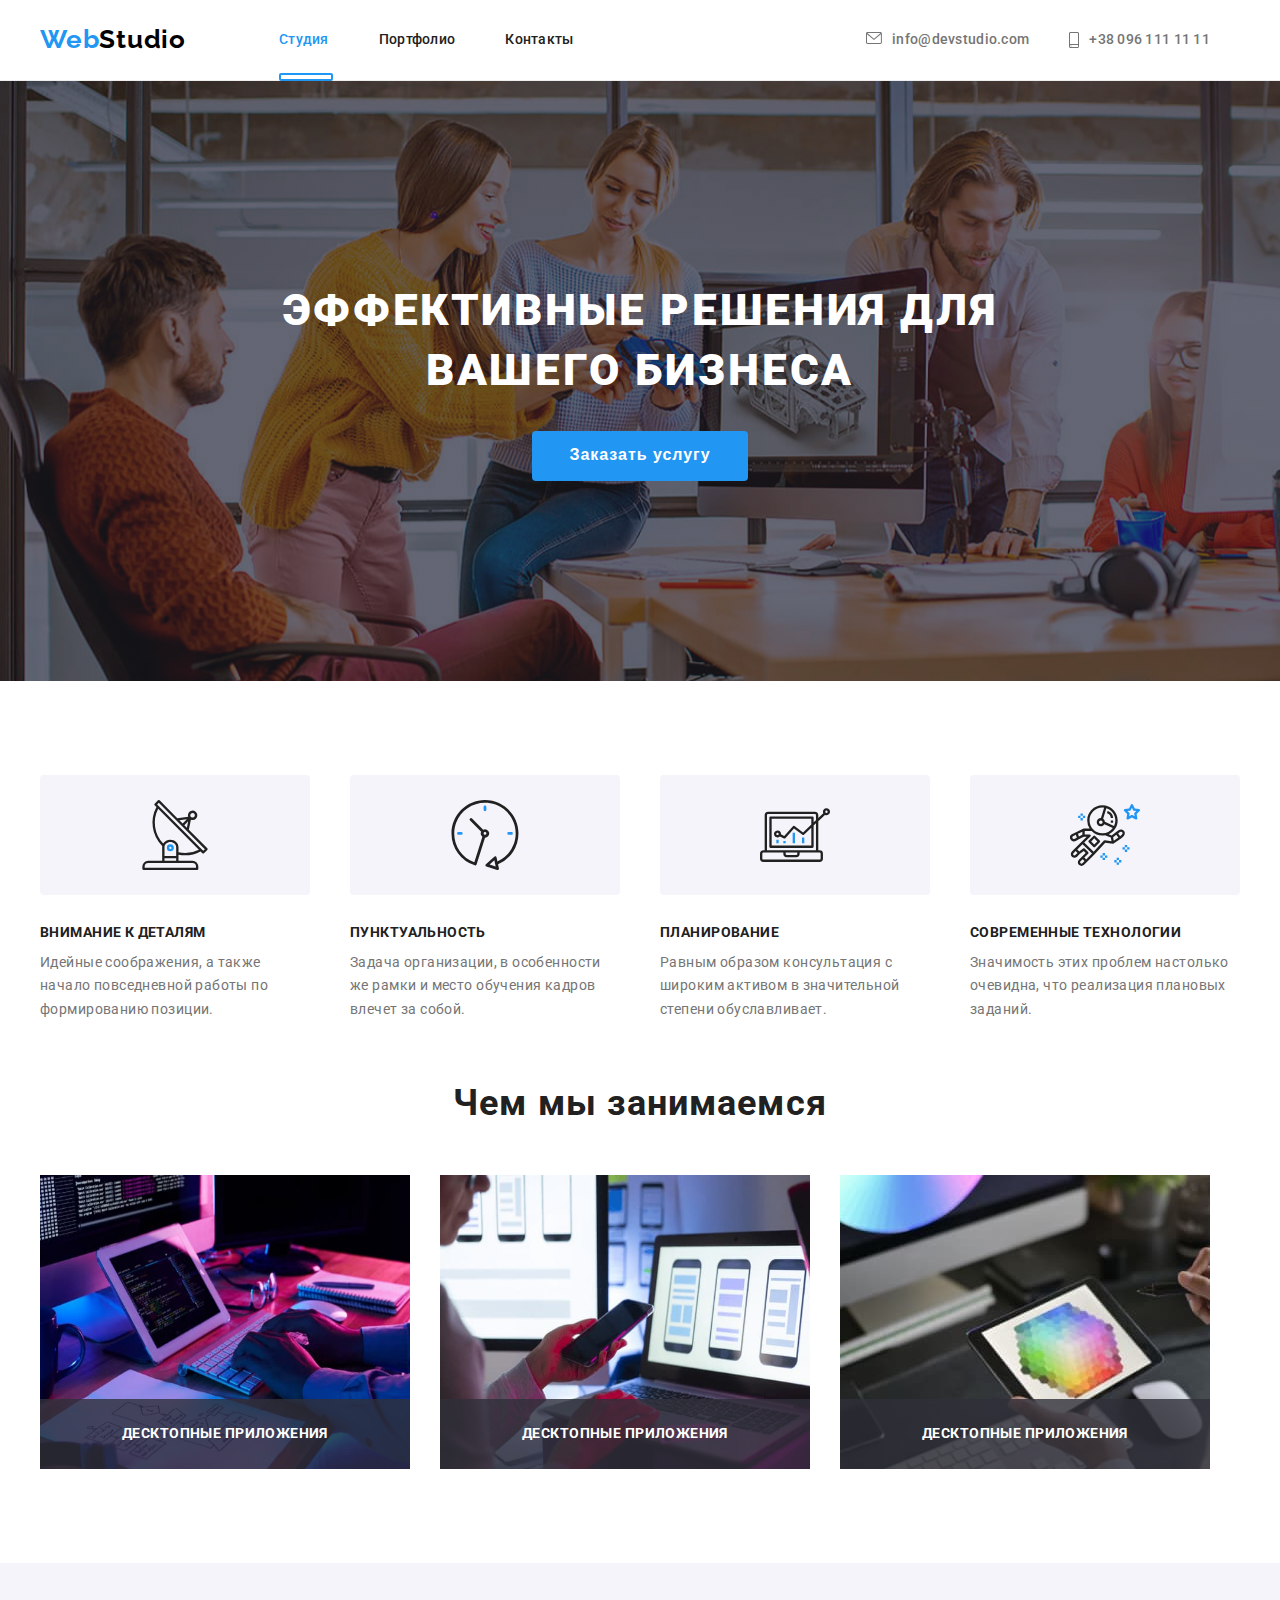
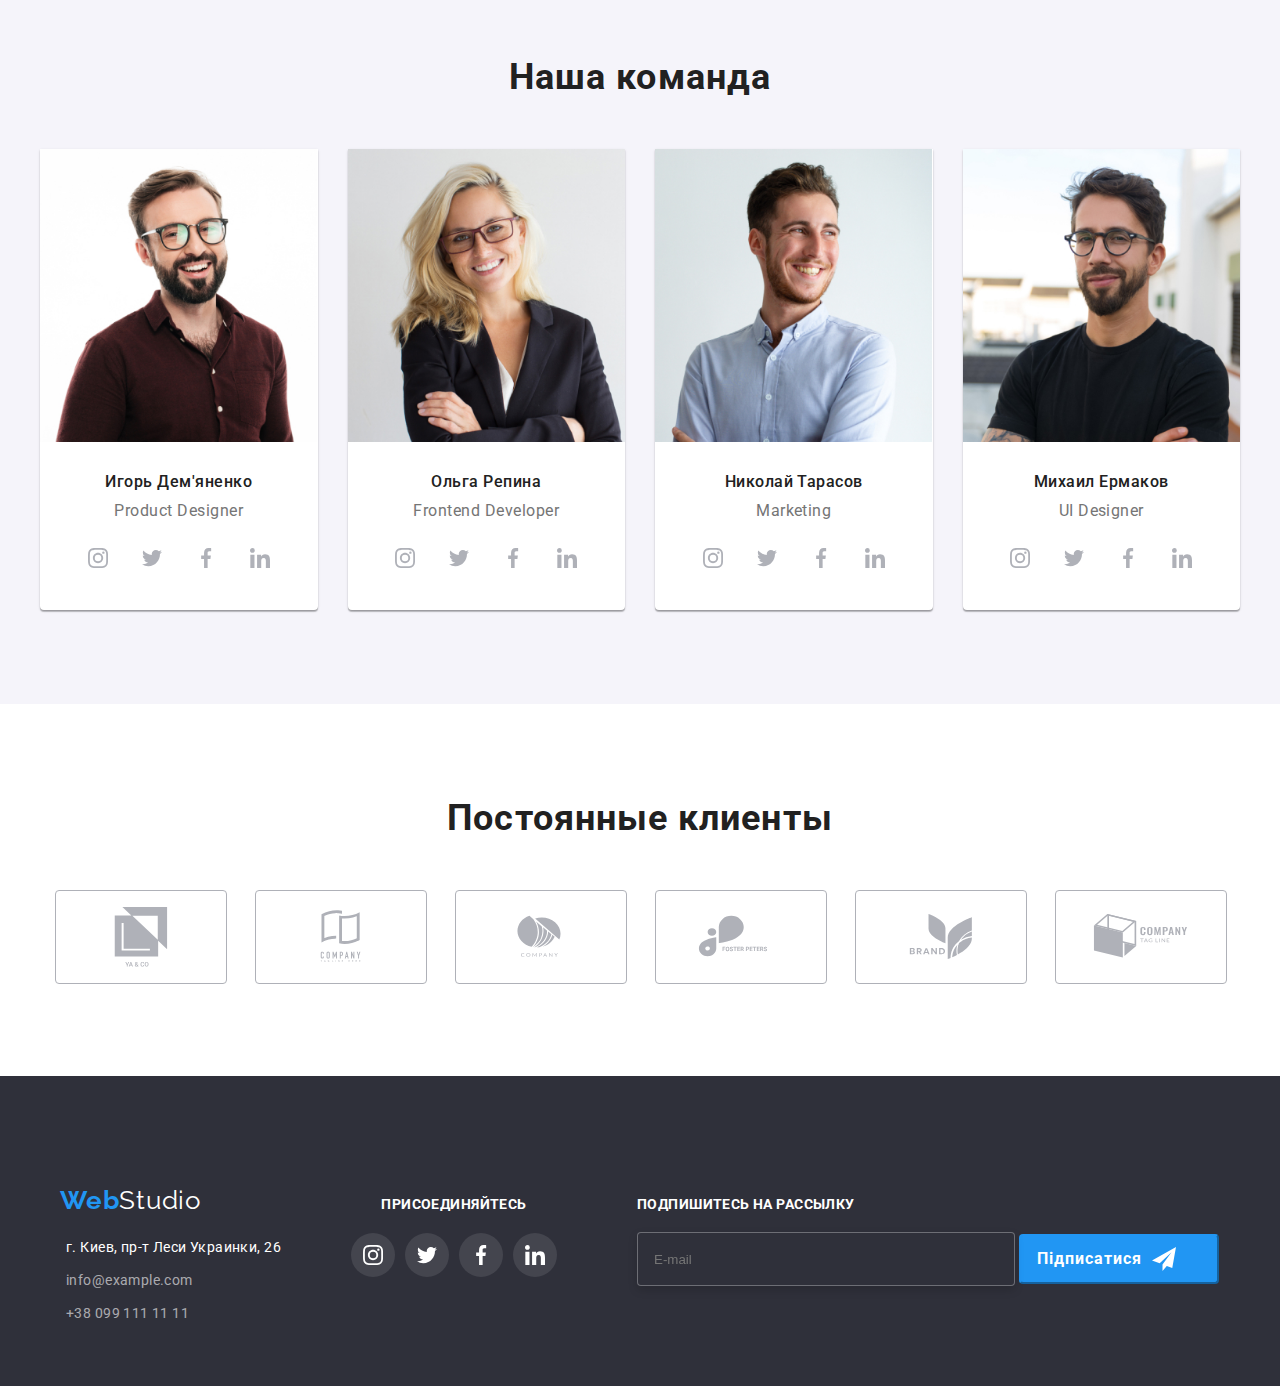
<file: index.html>
<!DOCTYPE html>
<html lang="en">
<head>
    <meta charset="UTF-8">
    <meta name="viewport" content="width=device-width, initial-scale=1.0" />
    <meta http-equiv="X-UA-Compatible" content="IE=edge">
    <meta name="viewport" content="width=device-width, initial-scale=1.0">
    <link rel="preconnect" href="https://fonts.googleapis.com">
    <link rel="preconnect" href="https://fonts.gstatic.com" crossorigin>
    <link rel="stylesheet" href="https://cdnjs.cloudflare.com/ajax/libs/modern-normalize/1.1.0/modern-normalize.min.css" integrity="sha512-wpPYUAdjBVSE4KJnH1VR1HeZfpl1ub8YT/NKx4PuQ5NmX2tKuGu6U/JRp5y+Y8XG2tV+wKQpNHVUX03MfMFn9Q==" crossorigin="anonymous" referrerpolicy="no-referrer" />
    <link href="https://fonts.googleapis.com/css2?family=Raleway:wght@700&family=Roboto:wght@400;500;700;900&display=swap" rel="stylesheet">
    <link rel="stylesheet" href="./css/main.min.css">
    <title lang="en">WebStudio</title>
</head>
<body class="">
    <!-- header -->
    <header class="page-header">
        <div class="container header-container">
                <nav class="navigation-header">
                        <a class="logotype" href="WebStudio"><span class="web">Web</span><span class="studio-text">Studio</span></a>
                    <ul type="none" class="nav">
                        <li class="nav__item"><a class="nav-link current"href="index.html">Студия</a></li>
                        <li class="nav__item"><a class="portfolio not-current" href="portfolio.html">Портфолио</a></li>
                        <li><a class="nav-link not-current" href="Контакты">Контакты</a></li>
                    </ul>
                </nav>  
                <ul class="nav-contacts" type="none">
                    <li>
                        <a class="nav-contacts__link" href="info@devstudio.com">
                            <svg class="mail__icon" width="16" height="12">
                                <use href="./images/icons-svg/symbol-defs.svg#icon-envelope"></use>
                            </svg>
                            info@devstudio.com
                        </a>
                    </li>
                    <li class="nav-contacts__item">
                        <a class="nav-contacts__link" href="tel:+380961111111">
                            <svg class="tel__icon" width="10" height="16">
                                <use href="./images/icons-svg/symbol-defs.svg#icon-smartphone"></use>
                            </svg>
                        +38 096 111 11 11
                        </a>
                    </li>
                </ul>
                <!-- menu -->
                <button type="button" class="menu-button is-open" aria-expanded="false" aria-controls="menu-container" data-menu-open>
                    <svg class="menu-btn__icon" width="40" height="40px" aria-label="Перемикач телефоного меню">
                        <use class="icon-menu" href="./images/icons-svg/symbol-defs.svg#icon-menu"></use>
                    </svg>
                </button>
                <div class="mod-menu is-hidden" id="menu-container" data-menu>
                    <div class="mod-container">
                        <button type="button" class="menu-btn menu-close__btn" data-menu-close>
                            <svg class="menu-btn__icon">
                                <use class="icon-cross" href="./images/icons-svg/symbol-defs.svg#icon-close"></use>
                            </svg>
                        </button>
                        <nav class="navigation-header__menu">
                            <ul type="none" class="nav__menu">
                                <li class="mob-menu-nav__item"><a class="mob-menu-nav__link " href="index.html"> <span class="accent">Студия</span></a></li>
                                <li class="mob-menu-nav__item"><a class="mob-menu-nav__link " href="portfolio.html">Портфолио</a></li>
                                <li class="mob-menu-nav__item"><a class="mob-menu-nav__link " href="Контакты">Контакты</a></li>
                            </ul>
                        </nav>
                        <ul class="nav-contacts__menu" type="none">
                            <li class="mob-contact__item">
                                <a class="mob-contact-tell__link" href="tel:+380961111111">+38 096 111 11 11</a>
                            </li>
                            <li class="mob-contact__item">
                                <a class="mob-contact-mail__link" href="info@devstudio.com">info@devstudio.com</a>
                            </li>
                        </ul>
                        <ul class="mob-soc__list list">
                            <li class="mob-soc__item"><a class="mob-soc__link link">Instagram</a><span class="mob-soc__span"></span></li>
                            <li class="mob-soc__item"><a class="mob-soc__link link">Twitter</a><span class="mob-soc__span"></span></li>
                            <li class="mob-soc__item"><a class="mob-soc__link link">Facebook</a><span class="mob-soc__span"></span></li>
                            <li class="mob-soc__item"><a class="mob-soc__link link">LinkedIn</a></li>
                        </ul>
                    </div>
                </div>
        </div> 
    </header>
    <!-- Effective solutions -->
    <main>
    <!-- hero -->
        <section class="hero">
            <div class="container">
                <h1 class="hero__text">Эффективные решения для<br>вашего бизнеса</h1>
                <button class="hero__button" data-modal-open type="button">Заказать услугу</button>
            </div>
        </section>
    <!--Features-->
        <section class="section text">
        <div class="container">
        <ul class="features" type="none">
            <li class="features__item">
                <div class="features-svg">
                    <svg width="70" heidht="70">
                        <use href="./images/icons-svg/symbol-defs.svg#icon-antenna-1"></use>
                    </svg>
                </div>
                <h3 class="fetures__name">Внимание к деталям</h3>
                <p class="fetures__text">Идейные соображения, а также начало повседневной работы по формированию позиции.</p>
            </li>
            <li class="features__item">
                <div class="features-svg">
                    <svg width="70" heidht="70">
                        <use href="./images/icons-svg/symbol-defs.svg#icon-clock-1"></use>
                    </svg>
                </div>
                <h3 class="fetures__name">Пунктуальность</h3>
                <p class="fetures__text">Задача организации, в особенности же рамки и место обучения кадров влечет за собой.</p>
            </li>
            <li class="features__item">
                <div class="features-svg">
                    <svg width="70" heidht="70">
                        <use href="./images/icons-svg/symbol-defs.svg#icon-diagram-1"></use>
                    </svg>
                </div>
                <h3 class="fetures__name">Планирование</h3>
                <P class="fetures__text">Равным образом консультация с широким активом в значительной степени обуславливает.</P>
            </li>
            <li class="features__item">
                <div class="features-svg">
                    <svg width="70" heidht="70">
                        <use href="./images/icons-svg/symbol-defs.svg#icon-astronaut-1"></use>
                    </svg>
                </div>
                <h3 class="fetures__name">Современные технологии</h3>
                <p class="fetures__text">Значимость этих проблем настолько очевидна, что реализация плановых заданий.</p>
            </li>
        </div>
    </ul>
        </section>
    <!--question/-->
        <section class="section-question">
        <div class="container">
            <h2 class="question__text">Чем мы занимаемся</h2>
            <ul class="question" type="none">
                <li class="question__item">
                    <div class="question__thumb">
                        <img width="370" height="294" src="images/Img-1.jpg" alt="Картинка-1">
                        <div class="question__overlay">
                            <h3 class="question__overlay-text">Десктопные приложения</h3>
                        </div>     
                    </div>
                </li>
                <li class="question__item">
                    <div class="question__thumb">
                        <img width="370" height="294" src="images/img-2.jpg" alt="Картинка-2">
                        <div class="question__overlay">
                            <h3 class="question__overlay-text">Десктопные приложения</h3>
                        </div> 
                    </div>
                </li>    
                <li>
                    <div class="question__thumb">
                        <img width="370" height="294" src="images/img-3.jpg" alt="Картинка-3">
                        <div class="question__overlay">
                            <h3 class="question__overlay-text">Десктопные приложения</h3>
                        </div> 
                    </div>
                </li>    
            </ul>
        </div>
        </section>
    <!--Our team-->
        <section class="section section-team">
        <div class="container">
            <h2 class="team__name">Наша команда</h2>
            <ul class="team" type="none">
                <li class="team__item">
                    <picture>
                        <source srcset="images/team-foto-1/mobile-foto-1.jpg 1x, images/team-foto-1/mobile-foto-1@2x.jpg 2x" media="(max-width: 768px)">
                        <source srcset="images/team-foto-1/tablet-foto-1.jpg 1x, images/team-foto-1/tablet-foto-1@2x.jpg 2x" media="(min-width: 768px)">
                        <source srcset="images/team-foto-1/desktop-foto-1.jpg 1x, images/team-foto-1/desktop-foto-1@2x.jpg 2x" media="(min-width: 1200px)">
                        <img src="images/foto-1.jpg" alt="работник-1" >
                    </picture>
                    <div class="div-team">
                        <h3 class="name-team">Игорь Дем'яненко</h3>
                        <p class="position-team" lang="en">Product Designer</p>
                        <ul class="team-social" type="none">
                            <li class="team-social__item">
                                <a href="https://www.instagram.com/" class="team-social__link" target="_blank" rel="noopener noreferrer nofollow" aria-label="instagram">
                                    <svg class="social__icon" width="20" height="20">
                                        <use href="./images/icons-svg/symbol-defs.svg#icon-instagram-2"></use>
                                    </svg>
                                </a>
                            </li>
                            <li class="team-social__item">
                                <a href="https://twitter.com/" class="team-social__link" target="_blank" rel="noopener noreferrer nofollow" aria-label="twitter">
                                    <svg class="social__icon" width="20" height="20">
                                        <use href="./images/icons-svg/symbol-defs.svg#icon-twitter-1"></use>
                                    </svg>
                                </a>
                            </li>
                            <li class="team-social__item">
                                <a href="https://www.facebook.com/" class="team-social__link" target="_blank" rel="noopener noreferrer nofollow" aria-label="facebook">
                                    <svg class="social__icon" width="20" height="20">
                                        <use href="./images/icons-svg/symbol-defs.svg#icon-facebook-1"></use>
                                    </svg>
                                </a>
                            </li>
                            <li class="team-social__item">
                                <a href="https://www.linkedin.com/" class="team-social__link" target="_blank" rel="noopener noreferrer nofollow" aria-label="linkedin">
                                    <svg class="social__icon" width="20" height="20">
                                        <use href="./images/icons-svg/symbol-defs.svg#icon-linkedin-1"></use>
                                    </svg>
                                </a>
                            </li>
                        </ul>
                    </div>
                </li>
                <li class="team__item">
                    <picture>
                        <source srcset="images/team-foto-2/mobile-foto-2.jpg 1x, images/team-foto-2/mobile-foto-2@2x.jpg 2x" media="(max-width: 768px)">
                        <source srcset="images/team-foto-2/tablet-foto-2.jpg 1x, images/team-foto-2/tablet-foto-2@2x.jpg 2x" media="(min-width: 768px)">
                        <source srcset="images/team-foto-2/desktop-foto-2.jpg 1x, images/team-foto-2/desktop-foto-2@2x.jpg 2x" media="(min-width: 1200px)">
                        <img src="images/foto-2.jpg" alt="работник-2">
                    </picture>
                    <div class="div-team">
                        <h3 class="name-team">Ольга Репина</h3>
                        <p class="position-team" lang="en">Frontend Developer</p>
                        <ul class="team-social" type="none">
                            <li class="team-social__item">
                                <a href="https://www.instagram.com/" class="team-social__link" target="_blank" rel="noopener noreferrer nofollow" aria-label="instagram">
                                    <svg class="social__icon" width="20" height="20">
                                        <use href="./images/icons-svg/symbol-defs.svg#icon-instagram-2"></use>
                                    </svg>
                                </a>
                            </li>
                            <li class="team-social__item">
                                <a href="https://twitter.com/" class="team-social__link" target="_blank" rel="noopener noreferrer nofollow" aria-label="twitter">
                                    <svg class="social__icon" width="20" height="20">
                                        <use href="./images/icons-svg/symbol-defs.svg#icon-twitter-1"></use>
                                    </svg>
                                </a>
                            </li>
                            <li class="team-social__item">
                                <a href="https://www.facebook.com/" class="team-social__link" target="_blank" rel="noopener noreferrer nofollow" aria-label="facebook">
                                    <svg class="social__icon" width="20" height="20">
                                        <use href="./images/icons-svg/symbol-defs.svg#icon-facebook-1"></use>
                                    </svg>
                                </a>
                            </li>
                            <li class="team-social__item">
                                <a href="https://www.linkedin.com/" class="team-social__link" target="_blank" rel="noopener noreferrer nofollow" aria-label="linkedin">
                                    <svg class="social__icon" width="20" height="20">
                                        <use href="./images/icons-svg/symbol-defs.svg#icon-linkedin-1"></use>
                                    </svg>
                                </a>
                            </li>
                        </ul>
                    </div>
                </li>
                <li class="team__item">
                    <picture>
                        <source srcset="images/team-foto-3/mobile-foto-3.jpg 1x, images/team-foto-3/mobile-foto-3@2x.jpg 2x"
                            media="(max-width: 768px)">
                        <source srcset="images/team-foto-3/tablet-foto-3.jpg 1x, images/team-foto-3/tablet-foto-3@2x.jpg 2x"
                            media="(min-width: 768px)">
                        <source srcset="images/team-foto-3/desktop-foto-3.jpg 1x, images/team-foto-3/desktop-foto-3@2x.jpg 2x"
                            media="(min-width: 1200px)">
                        <img src="images/foto-3.jpg" alt="работник-2">
                    </picture>
                    <div class="div-team">
                        <h3 class="name-team">Николай Тарасов</h3>
                        <p class="position-team" lang="en">Marketing</p>
                        <ul class="team-social" type="none">
                            <li class="team-social__item">
                                <a href="https://www.instagram.com/" class="team-social__link" target="_blank" rel="noopener noreferrer nofollow" aria-label="instagram">
                                    <svg class="social__icon" width="20" height="20">
                                        <use href="./images/icons-svg/symbol-defs.svg#icon-instagram-2"></use>
                                    </svg>
                                </a>
                            </li>
                            <li class="team-social__item">
                                <a href="https://twitter.com/" class="team-social__link" target="_blank" rel="noopener noreferrer nofollow" aria-label="twitter">
                                    <svg class="social__icon" width="20" height="20">
                                        <use href="./images/icons-svg/symbol-defs.svg#icon-twitter-1"></use>
                                    </svg>
                                </a>
                            </li>
                            <li class="team-social__item">
                                <a href="https://www.facebook.com/" class="team-social__link" target="_blank" rel="noopener noreferrer nofollow" aria-label="facebook">
                                    <svg class="social__icon" width="20" height="20">
                                        <use href="./images/icons-svg/symbol-defs.svg#icon-facebook-1"></use>
                                    </svg>
                                </a>
                            </li>
                            <li class="team-social__item">
                                <a href="https://www.linkedin.com/" class="team-social__link" target="_blank" rel="noopener noreferrer nofollow" aria-label="linkedin">
                                    <svg class="social__icon" width="20" height="20">
                                        <use href="./images/icons-svg/symbol-defs.svg#icon-linkedin-1"></use>
                                    </svg>
                                </a>
                            </li>
                        </ul>
                    </div>
                </li>
                <li class="team__item">
                    <picture>
                        <source srcset="images/team-foto-4/mobile-foto-4.jpg 1x, images/team-foto-4/mobile-foto-4@2x.jpg 2x"
                            media="(max-width: 768px)">
                        <source srcset="images/team-foto-4/tablet-foto-4.jpg 1x, images/team-foto-4/tablet-foto-4@2x.jpg 2x"
                            media="(min-width: 768px)">
                        <source srcset="images/team-foto-4/desktop-foto-4.jpg 1x, images/team-foto-4/desktop-foto-4@2x.jpg 2x"
                            media="(min-width: 1200px)">
                        <img src="images/foto-4.jpg" alt="работник-4">
                    </picture>
                    <div class="div-team">
                        <h3 class="name-team">Михаил Ермаков</h3>
                        <p class="position-team" lang="en">UI Designer</p>
                        <ul class="team-social" type="none">
                            <li class="team-social__item">
                                <a href="https://www.instagram.com/" class="team-social__link" target="_blank" rel="noopener noreferrer nofollow" aria-label="instagram">
                                    <svg class="social__icon" width="20" height="20">
                                        <use href="./images/icons-svg/symbol-defs.svg#icon-instagram-2"></use>
                                    </svg>
                                </a>
                            </li>
                            <li class="team-social__item">
                                <a href="https://twitter.com/" class="team-social__link" target="_blank" rel="noopener noreferrer nofollow" aria-label="twitter">
                                    <svg class="social__icon" width="20" height="20">
                                        <use href="./images/icons-svg/symbol-defs.svg#icon-twitter-1"></use>
                                    </svg>
                                </a>
                            </li>
                            <li class="team-social__item">
                                <a href="https://www.facebook.com/" class="team-social__link" target="_blank" rel="noopener noreferrer nofollow" aria-label="facebook">
                                    <svg class="social__icon" width="20" height="20">
                                        <use href="./images/icons-svg/symbol-defs.svg#icon-facebook-1"></use>
                                    </svg>
                                </a>
                            </li>
                            <li class="team-social__item">
                                <a href="https://www.linkedin.com/" class="team-social__link" target="_blank" rel="noopener noreferrer nofollow" aria-label="linkedin">
                                    <svg class="social__icon" width="20" height="20">
                                        <use href="./images/icons-svg/symbol-defs.svg#icon-linkedin-1"></use>
                                    </svg>
                                </a>
                            </li>
                        </ul>
                    </div>
                </li>
            </ul>
        </div>
        </section>
    <!--Regular-customers-->
		<section class="section clients-section">
				<div class="container">
					<h2 class="section__name">Постоянные клиенты</h2>
					<ul class="clients" type="none">
						<li class="clients__item">
							<a href="#" class="clients__link" target="_blank" rel="noopener noreferrer nofollow" aria-label="client0">
                                <svg class="clients__icon" width="106" height="60">
									<use href="./images/icons-svg/symbol-defs.svg#icon-group"></use>
                                </svg>
                            </a>
						</li>
						<li class="clients__item">
							<a href="#" class="clients__link" target="_blank" rel="noopener noreferrer nofollow" aria-label="client1">
								<svg class="clients__icon" width="106" height="60">
									<use href="./images/icons-svg/symbol-defs.svg#icon-Logo-1"></use>
                                </svg>
							</a>
						</li>
						<li class="clients__item">
							<a href="#" class="clients__link" target="_blank" rel="noopener noreferrer nofollow" aria-label="client2">
								<svg class="clients__icon" width="106" height="60">
									<use href="./images/icons-svg/symbol-defs.svg#icon-Logo-2"></use>
                                </svg>
							</a>
						</li>
						<li class="clients__item">
							<a href="#" class="clients__link" target="_blank" rel="noopener noreferrer nofollow" aria-label="client3">
								<svg class="clients__icon" width="106" height="60">
									<use href="./images/icons-svg/symbol-defs.svg#icon-Logo-3"></use>
                                </svg>
							</a>
						</li>
						<li class="clients__item">
							<a href="#" class="clients__link" target="_blank" rel="noopener noreferrer nofollow" aria-label="client4">
								<svg class="clients__icon" width="106" height="60">
									<use href="./images/icons-svg/symbol-defs.svg#icon-Logo-4"></use>
                                </svg>
							</a>
						</li>
						<li class="clients__item">
							<a href="#" class="clients__link" target="_blank" rel="noopener noreferrer nofollow" aria-label="client5">
								<svg class="clients__icon" width="106" height="60">
									<use href="./images/icons-svg/symbol-defs.svg#icon-Logo-5"></use>
                                </svg>   
                            </a>        
						</li>
					</ul>
				</div>
		</section>
    </main>

    <footer class="page-footer">
    <div class="container footer-flex">
        <div class="address">
            <a class="logotype-footer" href="WebStudio"><span class="web">Web</span><span
                    class="footer-studio">Studio</span></a>
            <address class="address__footer">
                <p href="https://goo.gl/maps/egYydY9ZctgNzq4R9" target="_blank" class="addres__name">г. Киев, пр-т Леси
                    Украинки, 26</p>
                <ul type="none">
                    <li class="address__item">
                        <a class="address__link" href="mailto:info@example.com">info@example.com</a>
                    </li>
                    <a class="address__link" href="tel:+380991111111">+38 099 111 11 11</a>
                </ul>
            </address>
        </div>
        <div class="team-div">
            <strong class="team-social__title">Присоединяйтесь</strong>
            <ul class="team-social-footer" type="none">
                <li class="team-social__item">
                    <a href="https://www.instagram.com/" class="team-social__link" target="_blank"
                        rel="noopener noreferrer nofollow" aria-label="instagram">
                        <svg class="team-social__icon" width="20" height="20">
                            <use href="./images/icons-svg/symbol-defs.svg#icon-instagram-2"></use>
                        </svg>
                    </a>
                </li>
                <li class="team-social__item">
                    <a href="https://twitter.com/" class="team-social__link" target="_blank"
                        rel="noopener noreferrer nofollow" aria-label="twitter">
                        <svg class="team-social__icon" width="20" height="20">
                            <use href="./images/icons-svg/symbol-defs.svg#icon-twitter-1"></use>
                        </svg>
                    </a>
                </li>
                <li class="team-social__item">
                    <a href="https://www.facebook.com/" class="team-social__link" target="_blank"
                        rel="noopener noreferrer nofollow" aria-label="facebook">
                        <svg class="team-social__icon" width="20" height="20">
                            <use href="./images/icons-svg/symbol-defs.svg#icon-facebook-1"></use>
                        </svg>
                    </a>
                </li>
                <li class="team-social__item">
                    <a href="https://www.linkedin.com/" class="team-social__link" target="_blank"
                        rel="noopener noreferrer nofollow" aria-label="linkedin">
                        <svg class="team-social__icon" width="20" height="20">
                            <use href="./images/icons-svg/symbol-defs.svg#icon-linkedin-1"></use>
                        </svg>
                    </a>
                </li>
            </ul>
        </div>
        <!-- Subscription form -->
        <div class="subscription">
            <form class="form-footer">
                <div class="label-div-footer">
                    <div class="label-span-footer-1">
                    <p class="subscription__name">Подпишитесь на рассылку</p>
                    </div>
                    <input class="footer__input" type="email" name="E-mail" pattern="^([a-z0-9_-]+\.)*[a-z0-9_-]+@[a-z0-9_-]+(\.[a-z0-9_-]+)*\.[a-z]{2,6}$" placeholder="E-mail">
                    <button class="button-subscription" type="submit">
                        <p class="button-subscription__text">Підписатися</p>
                        <svg class="button-subscription__icon" width="24" height="24">
                            <use href="./images/icons-svg/symbol-defs.svg#icon-icon-send"></use>
                        </svg>
                    </button>
                </div>
            </form>
        </div>
    </div>
    </footer>
    <!-- backdrop -->
    <div class="backdrop is-hidden" data-modal>
        <div class="modal">
            <div class="btn__close" data-modal-close>
                <svg class="close__icon" weight="18" height="18">
                    <use href="./images/icons-svg/symbol-defs.svg#icon-close"></use>
                </svg>
            </div>
            <p class="modal__title">Оставьте свои данные, мы вам перезвоним</p>
            <form>
                <div class="order">
                    <label class="order__name">Имя</label>
                    <div class="order__wrap">
                        <input type="text" class="order__input" name="user-name">
                        <svg class="input__icon" weight="18" height="18">
                            <use href="./images/icons-svg/symbol-defs.svg#icon-person-black-18dp-1"></use>
                        </svg>
                    </div>
                </div>
                <div class="order">
                    <label class="order__name">Телефон</label>
                    <div class="order__wrap">
                        <input type="tel" class="order__input" name="phone">
                        <svg class="input__icon" weight="18" height="18">
                            <use href="./images/icons-svg/symbol-defs.svg#icon-phone-black-18dp-1"></use>
                        </svg>
                    </div>
                </div>
                <div class="order">
                    <label class="order__name">Почта</label>
                    <div class="order__wrap">
                        <input type="mail" class="order__input" name="E-mail">
                        <svg class="input__icon" weight="18" height="18">
                            <use href="./images/icons-svg/symbol-defs.svg#icon-email-black-18dp-1"></use>
                        </svg>
                    </div>
                </div>
                <div class="order">
                    <label class="order__name">Комментарий</label>
                    <div class="order__wrap">
                        <input type="text" class="order__comment" name="comment" placeholder="Введите текст">
                    </div>
                </div>
                <div class="checkbox">
                    <label class="checkbox__block">
                        <input class="checkbox__topic" type="checkbox" name="topic" />
                         <span class="checkbox__icon"></span>
                        Соглашаюсь с рассылкой и принимаю<span class="conditions">Условия договора</span>
                    </label>
                </div>
                    <button class="button__send">Отправить</button>
            </form>
        </div>
    </div>
    <!-- menu -->
    <div></div>
        <script src="./js/mobile-menu.js"></script>
        <script src="./js/modal.js"></script>
</body>
</html>
</file>
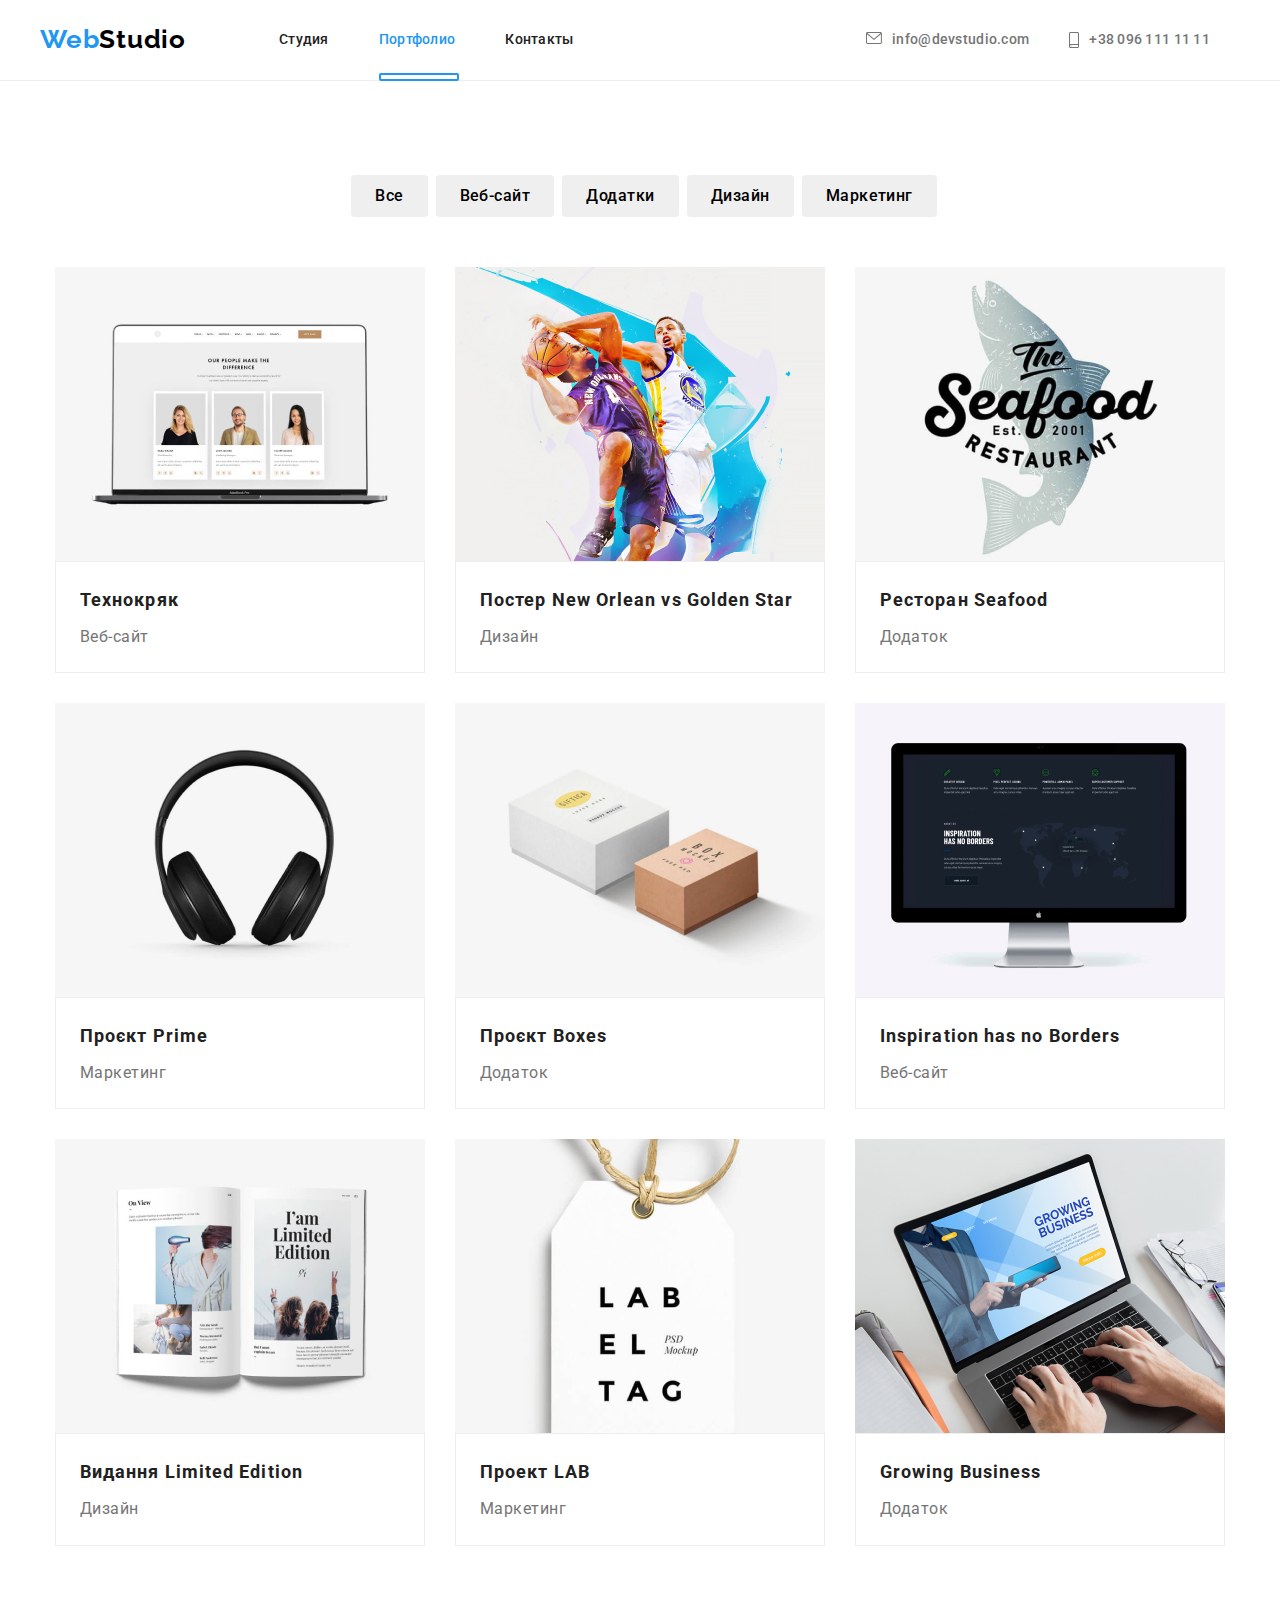
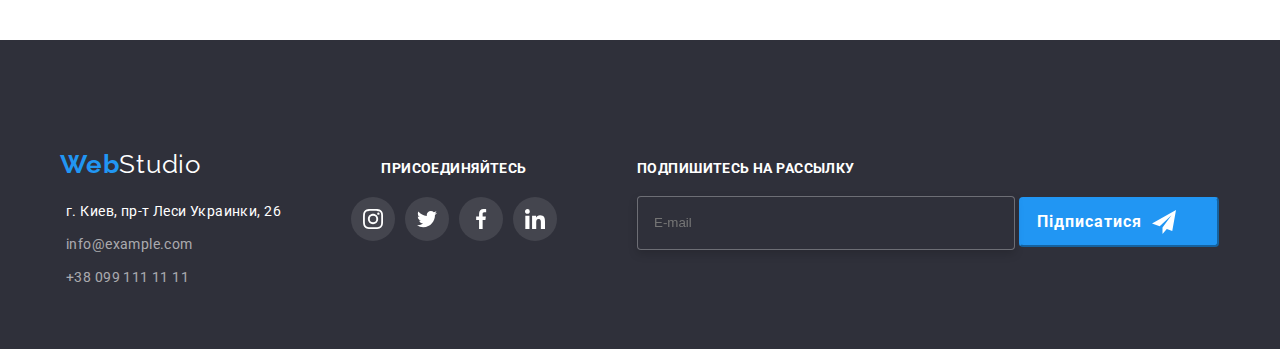
<file: portfolio.html>
<!DOCTYPE html>
<html lang="en">
<head>
    <meta charset="UTF-8">
        <meta name="viewport" content="width=device-width, initial-scale=1.0" />
    <meta http-equiv="X-UA-Compatible" content="IE=edge">
    <meta name="viewport" content="width=device-width, initial-scale=1.0">
    <link rel="preconnect" href="https://fonts.googleapis.com">
    <link rel="preconnect" href="https://fonts.gstatic.com" crossorigin>
    <link rel="stylesheet" href="https://cdnjs.cloudflare.com/ajax/libs/modern-normalize/1.1.0/modern-normalize.min.css" integrity="sha512-wpPYUAdjBVSE4KJnH1VR1HeZfpl1ub8YT/NKx4PuQ5NmX2tKuGu6U/JRp5y+Y8XG2tV+wKQpNHVUX03MfMFn9Q==" crossorigin="anonymous" referrerpolicy="no-referrer" />
    <link href="https://fonts.googleapis.com/css2?family=Raleway:wght@700&family=Roboto:wght@400;500;700;900&display=swap" rel="stylesheet">
    <link rel="stylesheet" href="./css/main.min.css">
    <title lang="en">Portfolio</title>
</head>
<body>
    <!-- header -->
    <header class="page-header">
        <div class="container header-container">
            <nav class="navigation-header">
                <a class="logotype" href="WebStudio"><span class="web">Web</span><span class="studio-text">Studio</span></a>
                <ul type="none" class="nav">
                    <li class="nav__item"><a class="nav-link not-current" href="index.html">Студия</a></li>
                    <li class="nav__item"><a class="portfolio current" href="portfolio.html">Портфолио</a></li>
                    <li><a class="nav-link not-current" href="Контакты">Контакты</a></li>
                </ul>
            </nav>
            <ul class="nav-contacts" type="none">
                <li>
                    <a class="nav-contacts__link" href="info@devstudio.com">
                        <svg class="mail__icon" width="16" height="12">
                            <use href="./images/icons-svg/symbol-defs.svg#icon-envelope"></use>
                        </svg>
                        info@devstudio.com
                    </a>
                </li>
                <li class="nav-contacts__item">
                    <a class="nav-contacts__link" href="tel:+380961111111">
                        <svg class="tel__icon" width="10" height="16">
                            <use href="./images/icons-svg/symbol-defs.svg#icon-smartphone"></use>
                        </svg>
                        +38 096 111 11 11
                    </a>
                </li>
            </ul>
            <!-- menu -->
            <button type="button" class="menu-button is-open" aria-expanded="false" aria-controls="menu-container"
                data-menu-open>
                <svg class="menu-btn__icon" width="40" height="40px" aria-label="Перемикач телефоного меню">
                    <use class="icon-menu" href="./images/icons-svg/symbol-defs.svg#icon-menu"></use>
                </svg>
            </button>
            <div class="mod-menu is-hidden" id="menu-container" data-menu>
                <div class="mod-container">
                    <button type="button" class="menu-btn menu-close__btn" data-menu-close>
                        <svg class="menu-btn__icon">
                            <use class="icon-cross" href="./images/icons-svg/symbol-defs.svg#icon-close"></use>
                        </svg>
                    </button>
                    <nav class="navigation-header__menu">
                        <ul type="none" class="nav__menu">
                            <li class="mob-menu-nav__item"><a class="mob-menu-nav__link " href="index.html"> 
                                    Студия</a></li>
                            <li class="mob-menu-nav__item"><a class="mob-menu-nav__link "href="portfolio.html">
                                <span class="accent">Портфолио</span></a></li>
                            <li class="mob-menu-nav__item"><a class="mob-menu-nav__link " href="Контакты">Контакты</a></li>
                        </ul>
                    </nav>
                    <ul class="nav-contacts__menu" type="none">
                        <li class="mob-contact__item">
                            <a class="mob-contact-tell__link" href="tel:+380961111111">+38 096 111 11 11</a>
                        </li>
                        <li class="mob-contact__item">
                            <a class="mob-contact-mail__link" href="info@devstudio.com">info@devstudio.com</a>
                        </li>
                    </ul>
                    <ul class="mob-soc__list list">
                        <li class="mob-soc__item"><a class="mob-soc__link link">Instagram</a><span
                                class="mob-soc__span"></span></li>
                        <li class="mob-soc__item"><a class="mob-soc__link link">Twitter</a><span
                                class="mob-soc__span"></span></li>
                        <li class="mob-soc__item"><a class="mob-soc__link link">Facebook</a><span
                                class="mob-soc__span"></span></li>
                        <li class="mob-soc__item"><a class="mob-soc__link link">LinkedIn</a></li>
                    </ul>
                </div>
            </div>
        </div>
    </header>
        <!--Filter-->
        <main>
        <section class="section section-project">
            <div class="container">
                <ul class="button__filter" type="none">
                    <li class="button__item__filter"><button class="button__filter__one" type="button">Все</button></li>
                    <li class="button__item__filter"><button class="button__filter__one" type="button">Веб-сайт</button></li>
                    <li class="button__item__filter"><button class="button__filter__one" type="button">Додатки</button></li>
                    <li class="button__item__filter"><button class="button__filter__one" type="button">Дизайн</button></li>
                    <li class="button__item__filter"><button class="button__filter__one" type="button">Маркетинг</button></li>
                </ul>
                <!-- Product  -->
                <ul class="container product" type="none">
                    <li class="product__item">
                        <a href="#" class="product__card">
                            <div class="product__thumb">
                                <picture>
                                    <source srcset="images/product-1/mobile-product-1.jpg 1x, images/product-1/mobile-product-1@2x.jpg 2x"
                                        media="(max-width: 768px)">
                                    <source srcset="images/product-1/tablet-product-1.jpg 1x, images/product-1/tablet-product-1@2x.jpg 2x"
                                        media="(max-width: 1199px)">
                                    <source srcset="images/product-1/desktop-product-1.jpg 1x, images/product-1/desktop-product-1@2x.jpg 2x"
                                        media="(min-width: 1200px)">
                                <img class="product__img" src="images/product-1.jpg" alt="продукт-1">
                                </picture>
                                <div class="portfolio__overlay">
                                    <p class="portfolio__overlay__text">Ресурс пропонує комплексні пропозиції з різним рівнем функціоналу та сервісів. Все це дозволить відвідувачу отримати вичерпні відомості про компанію чи приватну особу.</p>
                                </div>
                            </div>
                            <div class="product__information">
                                <h2 class="product__name">Технокряк</h3>
                                <p class="product__position">Веб-сайт</p>
                            </div>
                        </a>
                    </li>
                    <li class="product__item">
                        <a href="#" class="product__card">
                            <div class="product__thumb">
                                <picture>
                                    <source srcset="images/product-2/mobile-product-2.jpg 1x, images/product-2/mobile-product-2@2x.jpg 2x"
                                        media="(max-width: 768px)">
                                    <source srcset="images/product-2/tablet-product-2.jpg 1x, images/product-2/tablet-product-2@2x.jpg 2x"
                                        media="(max-width: 1199px)">
                                    <source srcset="images/product-2/desktop-product-2.jpg 1x, images/product-2/desktop-product-2@2x.jpg 2x"
                                        media="(min-width: 1200px)">
                                    <img class="product__img" src="images/product-2.jpg" alt="продукт-2">
                                </picture>
                                <div class="portfolio__overlay">
                                    <p class="portfolio__overlay__text">Ресурс пропонує комплексні пропозиції з різним рівнем функціоналу та сервісів. Все це дозволить відвідувачу отримати вичерпні відомості про компанію чи приватну особу.</p>
                                </div>
                            </div>
                            <div class="product__information">
                                <h2 class="product__name">Постер New Orlean vs Golden Star</h3>
                                <p class="product__position">Дизайн</p>
                            </div>
                        </a>
                    </li>
                    <li class="product__item">
                        <a href="#" class="product__card">
                            <div class="product__thumb">
                                <picture>
                                    <source srcset="images/product-3/mobile-product-3.jpg 1x, images/product-3/mobile-product-3@2x.jpg 2x"
                                        media="(max-width: 768px)">
                                    <source srcset="images/product-3/tablet-product-3.jpg 1x, images/product-3/tablet-product-3@2x.jpg 2x"
                                        media="(max-width: 1199px)">
                                    <source srcset="images/product-3/desktop-product-3.jpg 1x, images/product-3/desktop-product-3@2x.jpg 2x"
                                        media="(min-width: 1200px)">
                                    <img class="product__img" src="images/product-3.jpg" alt="продукт-3">
                                </picture>
                                <div class="portfolio__overlay">
                                    <p class="portfolio__overlay__text">Ресурс пропонує комплексні пропозиції з різним рівнем функціоналу та сервісів. Все це дозволить відвідувачу отримати вичерпні відомості про компанію чи приватну особу.</p>
                                </div>
                            </div>
                            <div class="product__information">
                                <h2 class="product__name">Ресторан Seafood</h3>
                                <p class="product__position">Додаток</p>
                            </div>
                        </a>
                    </li>
                    <li class="product__item">
                        <a href="#" class="product__card">
                            <div class="product__thumb">
                                <picture>
                                    <source srcset="images/product-4/mobile-product-4.jpg 1x, images/product-4/mobile-product-4@2x.jpg 2x"
                                        media="(max-width: 768px)">
                                    <source srcset="images/product-4/tablet-product-4.jpg 1x, images/product-4/tablet-product-4@2x.jpg 2x"
                                        media="(max-width: 1199px)">
                                    <source srcset="images/product-4/desktop-product-4.jpg 1x, images/product-4/desktop-product-4@2x.jpg 2x"
                                        media="(min-width: 1200px)">
                                    <img class="product__img" src="images/product-4.jpg" alt="продукт-4">
                                </picture>
                                <div class="portfolio__overlay">
                                    <p class="portfolio__overlay__text">Ресурс пропонує комплексні пропозиції з різним рівнем функціоналу та сервісів. Все це дозволить відвідувачу отримати вичерпні відомості про компанію чи приватну особу.</p>
                                </div>
                            </div>
                            <div class="product__information">
                                <h2 class="product__name">Проєкт Prime</h3>
                                <p class="product__position">Маркетинг</p>
                            </div>
                        </a>
                    </li>
                    <li  class="product__item">
                        <a href="#" class="product__card">
                            <div class="product__thumb">
                                <picture>
                                    <source srcset="images/product-5/mobile-product-5.jpg 1x, images/product-5/mobile-product-5@2x.jpg 2x"
                                        media="(max-width: 768px)">
                                    <source srcset="images/product-5/tablet-product-5.jpg 1x, images/product-5/tablet-product-5@2x.jpg 2x"
                                        media="(max-width: 1199px)">
                                    <source srcset="images/product-5/desktop-product-5.jpg 1x, images/product-5/desktop-product-5@2x.jpg 2x"
                                        media="(min-width: 1200px)">
                                    <img class="product__img" src="images/product-5.jpg" alt="продукт-5">
                                </picture>
                                <div class="portfolio__overlay">
                                    <p class="portfolio__overlay__text">Ресурс пропонує комплексні пропозиції з різним рівнем функціоналу та сервісів. Все це дозволить відвідувачу отримати вичерпні відомості про компанію чи приватну особу.</p>
                                </div>
                            </div>
                            <div class="product__information">
                                <h2 class="product__name">Проєкт Boxes</h3>
                                <p class="product__position">Додаток</p>
                            </div>
                        </a>
                    </li>
                    <li class="product__item">
                        <a href="#" class="product__card">
                            <div class="product__thumb">
                                <picture>
                                    <source srcset="images/product-6/mobile-product-6.jpg 1x, images/product-6/mobile-product-6@2x.jpg 2x"
                                        media="(max-width: 768px)">
                                    <source srcset="images/product-6/tablet-product-6.jpg 1x, images/product-6/tablet-product-6@2x.jpg 2x"
                                        media="(max-width: 1199px)">
                                    <source srcset="images/product-6/desktop-product-6.jpg 1x, images/product-6/desktop-product-6@2x.jpg 2x"
                                        media="(min-width: 1200px)">
                                    <img class="product__img" src="images/product-6.jpg" alt="продукт-6">
                                </picture>
                                <div class="portfolio__overlay">
                                    <p class="portfolio__overlay__text">Ресурс пропонує комплексні пропозиції з різним рівнем функціоналу та сервісів. Все це дозволить відвідувачу отримати вичерпні відомості про компанію чи приватну особу.</p>
                                </div>
                            </div>
                            <div class="product__information">
                                <h2 class="product__name">Inspiration has no Borders</h3>
                                <p class="product__position">Веб-сайт</p>
                            </div>
                        </a>
                    </li>
                    <li class="product__item">
                        <a href="#" class="product__card">
                            <div class="product__thumb">
                                <picture>
                                    <source srcset="images/product-7/mobile-product-7.jpg 1x, images/product-7/mobile-product-7@2x.jpg 2x"
                                        media="(max-width: 768px)">
                                    <source srcset="images/product-7/tablet-product-7.jpg 1x, images/product-7/tablet-product-7@2x.jpg 2x"
                                        media="(max-width: 1199px)">
                                    <source srcset="images/product-7/desktop-product-7.jpg 1x, images/product-7/desktop-product-7@2x.jpg 2x"
                                        media="(min-width: 1200px)">
                                    <img class="product__img" src="images/product-7.jpg" height="294" alt="продукт-7">
                                </picture>
                                <div class="portfolio__overlay">
                                    <p class="portfolio__overlay__text">Ресурс пропонує комплексні пропозиції з різним рівнем функціоналу та сервісів. Все це дозволить відвідувачу отримати вичерпні відомості про компанію чи приватну особу.</p>
                                </div>
                            </div>
                            <div class="product__information">
                                <h2 class="product__name">Видання Limited Edition</h3>
                                <p class="product__position">Дизайн</p>
                            </div>
                        </a>
                    </li>
                    <li class="product__item">
                        <a href="#" class="product__card">
                            <div class="product__thumb">
                                <picture>
                                    <source srcset="images/product-8/mobile-product-8.jpg 1x, images/product-8/mobile-product-8@2x.jpg 2x"
                                        media="(max-width: 768px)">
                                    <source srcset="images/product-8/tablet-product-8.jpg 1x, images/product-8/tablet-product-8@2x.jpg 2x"
                                        media="(max-width: 1199px)">
                                    <source srcset="images/product-8/desktop-product-8.jpg 1x, images/product-8/desktop-product-8@2x.jpg 2x"
                                        media="(min-width: 1200px)">
                                    <img class="product__img" src="images/product-8.jpg" alt="продукт-8">
                                </picture>
                                <div class="portfolio__overlay">
                                    <p class="portfolio__overlay__text">Ресурс пропонує комплексні пропозиції з різним рівнем функціоналу та сервісів. Все це дозволить відвідувачу отримати вичерпні відомості про компанію чи приватну особу.</p>
                                </div>
                            </div>
                            <div class="product__information">
                                <h2 class="product__name">Проект LAB</h3>
                                <p class="product__position">Маркетинг</p>
                            </div>
                        </a>
                    </li>
                    <li class="product__item">
                        <a href="#" class="product__card">
                            <div class="product__thumb">
                                <picture>
                                    <source srcset="images/product-9/mobile-product-9.jpg 1x, images/product-9/mobile-product-9@2x.jpg 2x"
                                        media="(max-width: 768px)">
                                    <source srcset="images/product-9/tablet-product-9.jpg 1x, images/product-9/tablet-product-9@2x.jpg 2x"
                                        media="(max-width: 1199px)">
                                    <source srcset="images/product-9/desktop-product-9.jpg 1x, images/product-9/desktop-product-9@2x.jpg 2x"
                                        media="(min-width: 1200px)">
                                    <img class="product__img" src="images/product-9.jpg" alt="продукт-9">
                                </picture>
                                <div class="portfolio__overlay">
                                    <p class="portfolio__overlay__text">Ресурс пропонує комплексні пропозиції з різним рівнем функціоналу та сервісів. Все це дозволить відвідувачу отримати вичерпні відомості про компанію чи приватну особу.</p>
                                </div>
                            </div>
                            <div class="product__information">
                                <h2 class="product__name">Growing Business</h3>
                                <p class="product__position">Додаток</p>
                            </div>
                        </a>
                    </li>
                </ul>
            </div> 
        </section>
        </main>

        <footer class="page-footer">
            <div class="container footer-flex">
                <div class="address">
                    <a class="logotype-footer" href="WebStudio"><span class="web">Web</span><span
                            class="footer-studio">Studio</span></a>
                    <address class="address__footer">
                        <p href="https://goo.gl/maps/egYydY9ZctgNzq4R9" target="_blank" class="addres__name">г. Киев, пр-т Леси
                            Украинки, 26</p>
                        <ul type="none">
                            <li class="address__item">
                                <a class="address__link" href="mailto:info@example.com">info@example.com</a>
                            </li>
                            <a class="address__link" href="tel:+380991111111">+38 099 111 11 11</a>
                        </ul>
                    </address>
                </div>
                <div class="team-div">
                    <strong class="team-social__title">Присоединяйтесь</strong>
                    <ul class="team-social-footer" type="none">
                        <li class="team-social__item">
                            <a href="https://www.instagram.com/" class="team-social__link" target="_blank"
                                rel="noopener noreferrer nofollow" aria-label="instagram">
                                <svg class="team-social__icon" width="20" height="20">
                                    <use href="./images/icons-svg/symbol-defs.svg#icon-instagram-2"></use>
                                </svg>
                            </a>
                        </li>
                        <li class="team-social__item">
                            <a href="https://twitter.com/" class="team-social__link" target="_blank"
                                rel="noopener noreferrer nofollow" aria-label="twitter">
                                <svg class="team-social__icon" width="20" height="20">
                                    <use href="./images/icons-svg/symbol-defs.svg#icon-twitter-1"></use>
                                </svg>
                            </a>
                        </li>
                        <li class="team-social__item">
                            <a href="https://www.facebook.com/" class="team-social__link" target="_blank"
                                rel="noopener noreferrer nofollow" aria-label="facebook">
                                <svg class="team-social__icon" width="20" height="20">
                                    <use href="./images/icons-svg/symbol-defs.svg#icon-facebook-1"></use>
                                </svg>
                            </a>
                        </li>
                        <li class="team-social__item">
                            <a href="https://www.linkedin.com/" class="team-social__link" target="_blank"
                                rel="noopener noreferrer nofollow" aria-label="linkedin">
                                <svg class="team-social__icon" width="20" height="20">
                                    <use href="./images/icons-svg/symbol-defs.svg#icon-linkedin-1"></use>
                                </svg>
                            </a>
                        </li>
                    </ul>
                </div>
                <!-- Subscription form -->
                <div class="subscription">
                    <form class="form-footer">
                        <div class="label-div-footer">
                            <div class="label-span-footer-1">
                                <p class="subscription__name">Подпишитесь на рассылку</p>
                            </div>
                            <input class="footer__input" type="email" name="E-mail"
                                pattern="^([a-z0-9_-]+\.)*[a-z0-9_-]+@[a-z0-9_-]+(\.[a-z0-9_-]+)*\.[a-z]{2,6}$"
                                placeholder="E-mail">
                            <button class="button-subscription" type="submit">
                                <p class="button-subscription__text">Підписатися</p>
                                <svg class="button-subscription__icon" width="24" height="24">
                                    <use href="./images/icons-svg/symbol-defs.svg#icon-icon-send"></use>
                                </svg>
                            </button>
                        </div>
                    </form>
                </div>
            </div>
        </footer>
        <script src="./js/mobile-menu.js"></script>
</body>
</html>
</file>
<file: css/main.min.css>
:root{--secondary-text-color: #212121;--accent-color: #2196f3;--cubic-bezier: cubic-bezier(0.4, 0, 0.2, 1)}p,h1,h2,h3,h4,h5,h6{margin:0}ul{margin:0;padding:0;list-style:none}body{font-family:"Raleway",sans-serif;font-family:"Roboto",sans-serif;margin:0}a{text-decoration:none}img{display:block;max-width:100%}.container{padding-left:15px;padding-right:15px}@media(min-width: 480px){.container{width:480px;margin-left:auto;margin-right:auto}}@media(min-width: 768px){.container{width:768px}}@media(min-width: 1200px){.container{width:1200px;margin-left:auto}}@media(max-width: 767px){.section-question,.hero,.section{padding-top:60px;padding-bottom:60px}}@media(min-width: 768px){.section-question,.hero,.section{padding-top:60px;padding-bottom:60px}}@media(min-width: 1200px){.section-question,.hero,.section{padding-top:94px;padding-bottom:94px}}.accent{color:var(--accent-color)}.page-header{width:100%;top:0;background-color:#fff;z-index:1;border-bottom:1px solid #eee}@media(max-width: 767px){.page-header{padding-top:16px;padding-bottom:16px;border-bottom:#ececec 1px solid}}@media(max-width: 768px){.page-header{border-bottom:#ececec 1px solid}}@media(max-width: 1200px){.page-header{border-bottom:#ececec 1px solid}}.header-container{display:-webkit-box;display:-ms-flexbox;display:flex;-webkit-box-align:center;-ms-flex-align:center;align-items:center}@media(max-width: 768px){.header-container{-webkit-box-pack:justify;-ms-flex-pack:justify;justify-content:space-between}}@media(min-width: 1200px){.header-container{margin-left:auto;-webkit-box-pack:start;-ms-flex-pack:start;justify-content:start}}.navigation-header{-webkit-box-align:center;-ms-flex-align:center;align-items:center;display:-webkit-box;display:-ms-flexbox;display:flex}.nav{display:-webkit-box;display:-ms-flexbox;display:flex;margin-left:93px}@media(max-width: 767px){.nav{display:none}}.nav__item{margin-right:50px}.nav-link{font-weight:500;font-size:14px;line-height:1.14;letter-spacing:.02em;color:var(--secondary-text-color);display:block;padding-top:32px;padding-bottom:32px;-webkit-transition:color 250ms var(--cubic-bezier);transition:color 250ms var(--cubic-bezier);text-decoration:none}.nav-link:hover,.nav-link:focus{color:#2196f3}.portfolio{font-weight:500;font-size:14px;line-height:1.14;letter-spacing:.02em;color:var(--secondary-text-color);display:block;padding-top:32px;padding-bottom:32px;-webkit-transition:color 250ms var(--cubic-bezier);transition:color 250ms var(--cubic-bezier);text-decoration:none}.portfolio:hover,.portfolio:focus{color:#2196f3}.contacts{font-weight:500;font-size:14px;line-height:1.14;letter-spacing:.02em;color:#212121;display:block;padding-top:32px;padding-bottom:32px;-webkit-transition:color 250ms var(--cubic-bezier);transition:color 250ms var(--cubic-bezier);text-decoration:none}.contacts:hover,.contacts:focus{color:#2196f3}.nav-contacts{display:-webkit-box;display:-ms-flexbox;display:flex;margin-left:auto}@media(max-width: 767px){.nav-contacts{display:none}}@media(min-width: 768px){.nav-contacts{margin-left:100px;display:-webkit-box;display:-ms-flexbox;display:flex;-ms-flex-wrap:wrap;flex-wrap:wrap;gap:10px}}@media(min-width: 1200px){.nav-contacts{margin-left:auto}}.nav-contacts__link{font-weight:500;font-size:14px;line-height:1.14;letter-spacing:.02em;color:#757575;display:-webkit-box;display:-ms-flexbox;display:flex;-webkit-transition:color 250ms var(--cubic-bezier);transition:color 250ms var(--cubic-bezier);text-decoration:none;margin-right:30px}.nav-contacts__link:hover,.nav-contacts__link:focus{color:#2196f3}@media(min-width: 768px){.nav-contacts__link{font-family:var(--primary-font);font-style:normal;font-weight:500;font-size:12px;line-height:1.14;letter-spacing:.02em;color:#757575}}@media(min-width: 1199px){.nav-contacts__link{font-weight:500;font-size:14px;line-height:1.14;letter-spacing:.02em;color:#757575;display:-webkit-box;display:-ms-flexbox;display:flex;-webkit-transition:color 250ms var(--cubic-bezier);transition:color 250ms var(--cubic-bezier);text-decoration:none;margin-right:30px}}.tel-nav{font-weight:500;font-size:14px;line-height:1.14;letter-spacing:.02em;color:#757575;display:-webkit-box;display:-ms-flexbox;display:flex;-webkit-transition:color 250ms var(--cubic-bezier);transition:color 250ms var(--cubic-bezier);text-decoration:none}.tel-nav:hover,.tel-nav:focus{color:#2196f3}.nav-contacts__item{margin-left:50px}@media(min-width: 768px){.nav-contacts__item{margin-left:0}}.current{position:relative;color:var(--accent-color)}.current::after{position:absolute;bottom:-1px;display:block;content:"";width:100%;height:4px;border-radius:2px;border:2px solid var(--accent-color)}.not-current{position:relative}.not-current::after{position:absolute;bottom:-1px;display:block;content:"";width:100%;height:4px;border-radius:2px;border-width:2px;border-style:solid;border-color:#000;-webkit-transform:scaleX(0.4);transform:scaleX(0.4);opacity:0;-webkit-transition:opacity 250ms var(--cubic-bezier),border-color 250ms var(--cubic-bezier),-webkit-transform 250ms var(--cubic-bezier);transition:opacity 250ms var(--cubic-bezier),border-color 250ms var(--cubic-bezier),-webkit-transform 250ms var(--cubic-bezier);transition:transform 250ms var(--cubic-bezier),opacity 250ms var(--cubic-bezier),border-color 250ms var(--cubic-bezier);transition:transform 250ms var(--cubic-bezier),opacity 250ms var(--cubic-bezier),border-color 250ms var(--cubic-bezier),-webkit-transform 250ms var(--cubic-bezier)}.not-current:hover.not-current::after,.not-current:focus.not-current::after{-webkit-transform:scale(1);transform:scale(1);opacity:1;border-color:var(--accent-color)}.hero{background-image:-webkit-gradient(linear, left top, left bottom, from(rgba(47, 48, 58, 0.4)), to(rgba(47, 48, 58, 0.4))),url(../images/hero/mobile-img.background.jpg);background-image:linear-gradient(rgba(47, 48, 58, 0.4), rgba(47, 48, 58, 0.4)),url(../images/hero/mobile-img.background.jpg);background-position:center;padding-top:118px;padding-bottom:118px;background-color:#2f303a;background-size:cover;margin:0 auto;text-align:center}@media(-webkit-min-device-pixel-ratio: 2), (min-resolution: 2dppx){.hero{background-image:-webkit-gradient(linear, left top, left bottom, from(rgba(47, 48, 58, 0.4)), to(rgba(47, 48, 58, 0.4))),url(../images/hero/mobile-img.background@2x.jpg);background-image:linear-gradient(rgba(47, 48, 58, 0.4), rgba(47, 48, 58, 0.4)),url(../images/hero/mobile-img.background@2x.jpg)}}@media(min-width: 768px){.hero{background-position:center;background-repeat:no-repeat;padding-top:118px;padding-bottom:118px;background-size:cover;background-image:-webkit-gradient(linear, left top, left bottom, from(rgba(47, 48, 58, 0.4)), to(rgba(47, 48, 58, 0.4))),url(../images/hero/tablet-img.background.jpg);background-image:linear-gradient(rgba(47, 48, 58, 0.4), rgba(47, 48, 58, 0.4)),url(../images/hero/tablet-img.background.jpg)}}@media(min-width: 768px)and (-webkit-min-device-pixel-ratio: 2), (min-width: 768px)and (min-resolution: 2dppx){.hero{background-image:-webkit-gradient(linear, left top, left bottom, from(rgba(47, 48, 58, 0.4)), to(rgba(47, 48, 58, 0.4))),url(../images/hero/tablet-img.background@2x.jpg);background-image:linear-gradient(rgba(47, 48, 58, 0.4), rgba(47, 48, 58, 0.4)),url(../images/hero/tablet-img.background@2x.jpg)}}@media(min-width: 1200px){.hero{background-position:center;background-size:cover;background-repeat:no-repeat;padding-top:200px;padding-bottom:200px;background-color:#2f303a;background:rgba(47,48,58,.4);background-image:-webkit-gradient(linear, left top, left bottom, from(rgba(47, 48, 58, 0.4)), to(rgba(47, 48, 58, 0.4))),url(../images/hero/desktop-img.background.png);background-image:linear-gradient(rgba(47, 48, 58, 0.4), rgba(47, 48, 58, 0.4)),url(../images/hero/desktop-img.background.png)}}@media(min-width: 1200px)and (-webkit-min-device-pixel-ratio: 2), (min-width: 1200px)and (min-resolution: 2dppx){.hero{background-image:-webkit-gradient(linear, left top, left bottom, from(rgba(47, 48, 58, 0.4)), to(rgba(47, 48, 58, 0.4))),url(../images/hero/desktop-img.background@2x.jpg);background-image:linear-gradient(rgba(47, 48, 58, 0.4), rgba(47, 48, 58, 0.4)),url(../images/hero/desktop-img.background@2x.jpg)}}@media(max-width: 480px){.hero{margin-top:0}}.hero__text{font-weight:900;font-size:44px;line-height:1.4;text-align:center;letter-spacing:.06em;text-transform:uppercase;color:#fff}@media(max-width: 480px){.hero__text{font-weight:900;font-size:44px;line-height:1.4;text-align:center;letter-spacing:.06em;text-transform:uppercase;color:#fff}}@media(max-width: 767px){.hero__text{font-weight:900;font-size:26px;line-height:42px;text-align:center;letter-spacing:.06em;text-transform:uppercase;margin-bottom:30px;max-width:480px;margin-left:auto;margin-right:auto}}@media(min-width: 768px){.hero__text{font-family:"Roboto",sans-serif;font-weight:900;font-size:26px;line-height:1.61;text-align:center;letter-spacing:.06em;text-transform:uppercase;margin-left:auto;margin-right:auto;margin-bottom:30px}}@media(min-width: 1200px){.hero__text{font-family:"Roboto",sans-serif;font-weight:900;font-size:44px;line-height:1.36;text-align:center;letter-spacing:.06em;text-transform:uppercase;margin-left:auto;margin-right:auto}}.features{display:-webkit-box;display:-ms-flexbox;display:flex}@media(max-width: 767px){.features{display:inline-block;margin-left:15px}}@media(min-width: 768px){.features{display:-webkit-box;display:-ms-flexbox;display:flex;-ms-flex-wrap:wrap;flex-wrap:wrap;-webkit-box-pack:justify;-ms-flex-pack:justify;justify-content:space-between;gap:30px}}@media(min-width: 1200px){.features{display:-webkit-box;display:-ms-flexbox;display:flex;-webkit-box-pack:justify;-ms-flex-pack:justify;justify-content:space-between;gap:30px}}@media(max-width: 767px){.features__item:not(:last-child){margin-bottom:30px;margin-right:0}}@media(min-width: 768px){.features__item{width:350px}}@media(min-width: 1200px){.features__item{width:270px}}.features-svg{display:-webkit-box;display:-ms-flexbox;display:flex;-webkit-box-align:center;-ms-flex-align:center;align-items:center;-webkit-box-pack:center;-ms-flex-pack:center;justify-content:center;height:120px;background-color:#f5f4fa;margin-bottom:30px;border-radius:4px}.fetures__name{font-weight:700;font-size:14px;line-height:1.14;letter-spacing:.03em;text-transform:uppercase;color:#212121;margin-bottom:10px}@media(max-width: 767px){.fetures__name{text-align:center}}.fetures__text{font-size:14px;line-height:1.7;letter-spacing:.03em;color:#757575}@media(min-width: 768px){.text{padding-top:60px;padding-bottom:60px}}@media(min-width: 1200px){.text{padding-top:94px}}.section-question{padding-top:0px}@media(max-width: 1199px){.section-question{display:none}}.question__text{margin-top:0;margin-bottom:50px;font-size:36px;line-height:1.2;text-align:center;letter-spacing:.03em;color:#212121;font-weight:700}.question{display:-webkit-box;display:-ms-flexbox;display:flex;margin-top:50px}.question__item{margin-right:30px}.question__thumb{position:relative}.question__overlay{position:absolute;bottom:0;width:100%;height:70px;display:-webkit-box;display:-ms-flexbox;display:flex;-webkit-box-pack:center;-ms-flex-pack:center;justify-content:center;-webkit-box-align:center;-ms-flex-align:center;align-items:center;background-color:rgba(47,48,58,.8)}.question__overlay-text{font-size:14px;line-height:1.14;letter-spacing:.03em;text-transform:uppercase;color:#fff}.section-team{background-color:#f5f4fa}.team__name{color:#212121}@media(max-width: 767px){.team__name{font-family:"Roboto",sans-serif;font-size:28px;line-height:1.16;text-align:center;letter-spacing:.03em;margin-bottom:30px}}@media(min-width: 768px){.team__name{font-family:"Roboto",sans-serif;font-size:28px;line-height:1.16;text-align:center;letter-spacing:.03em;margin-bottom:30px}}@media(min-width: 1199px){.team__name{font-family:"Roboto",sans-serif;font-size:36px;line-height:1.16;text-align:center;letter-spacing:.03em;margin-bottom:50px}}.team{display:-webkit-box;display:-ms-flexbox;display:flex;-ms-flex-wrap:wrap;flex-wrap:wrap}@media(max-width: 767px){.team{display:-webkit-box;display:-ms-flexbox;display:flex;-ms-flex-wrap:wrap;flex-wrap:wrap;-webkit-box-pack:justify;-ms-flex-pack:justify;justify-content:space-between}}@media(min-width: 768px){.team{-webkit-box-pack:center;-ms-flex-pack:center;justify-content:center;gap:30px;display:-webkit-box;display:-ms-flexbox;display:flex;-ms-flex-wrap:wrap;flex-wrap:wrap}}@media(min-width: 1199px){.team{-ms-flex-wrap:nowrap;flex-wrap:nowrap}}.team__item{background-color:#fff;-webkit-box-shadow:0px 1px 3px rgba(0,0,0,.12),0px 1px 1px rgba(0,0,0,.14),0px 2px 1px rgba(0,0,0,.2);box-shadow:0px 1px 3px rgba(0,0,0,.12),0px 1px 1px rgba(0,0,0,.14),0px 2px 1px rgba(0,0,0,.2);border-radius:0px 0px 4px 4px}@media(max-width: 767px){.team__item{background:#fff;-webkit-box-shadow:0px 1px 3px rgba(0,0,0,.12),0px 1px 1px rgba(0,0,0,.14),0px 2px 1px rgba(0,0,0,.2);box-shadow:0px 1px 3px rgba(0,0,0,.12),0px 1px 1px rgba(0,0,0,.14),0px 2px 1px rgba(0,0,0,.2);border-radius:0px 0px 4px 4px;margin-bottom:30px}}.div-team{padding-top:30px;padding-bottom:30px}.name-team{font-weight:500;font-size:16px;line-height:1.2;letter-spacing:.03em;color:#212121;text-align:center;margin-bottom:10px}.position-team{font-size:16px;letter-spacing:.03em;color:#757575;line-height:1.2;text-align:center;margin-bottom:16px}.team-social__item{width:44px;height:44px}.team-social__link{width:100%;height:100%;border-radius:50%;display:-webkit-box;display:-ms-flexbox;display:flex;-webkit-box-align:center;-ms-flex-align:center;align-items:center;-webkit-box-pack:center;-ms-flex-pack:center;justify-content:center;color:#afb1b8;-webkit-transition:background-color 250ms var(--cubic-bezier);transition:background-color 250ms var(--cubic-bezier)}.team-social__link:hover,.team-social__link:focus{background-color:#2196f3;color:#fff}.team-social__link:hover .social__icon,.team-social__link:focus .social__icon{fill:#fff}.section__name{color:#212121}@media(max-width: 767px){.section__name{font-family:"Roboto",sans-serif;font-style:normal;font-weight:700;font-size:28px;line-height:1.16;text-align:center;letter-spacing:.03em;margin-bottom:30px}}@media(min-width: 768px){.section__name{font-family:"Roboto",sans-serif;font-style:normal;font-weight:700;font-size:28px;line-height:1.16;text-align:center;letter-spacing:.03em;margin-bottom:30px}}@media(min-width: 1200px){.section__name{font-family:"Roboto",sans-serif;font-style:normal;font-weight:700;font-size:36px;line-height:1.16;text-align:center;letter-spacing:.03em;margin-bottom:50px}}.clients{gap:30px;display:-webkit-box;display:-ms-flexbox;display:flex;-webkit-box-pack:center;-ms-flex-pack:center;justify-content:center;-ms-flex-wrap:wrap;flex-wrap:wrap;-ms-flex-preferred-size:100%;flex-basis:100%}.clients__item{width:calc((100% - 150px)/6);height:92px}@media(max-width: 767px){.clients__item{width:210px;height:92px}}@media(min-width: 768px){.clients__item{width:226px;height:92px}}@media(min-width: 1200px){.clients__item{width:170px;height:92px}}.clients__link{display:-webkit-box;display:-ms-flexbox;display:flex;-webkit-box-align:center;-ms-flex-align:center;align-items:center;-webkit-box-pack:center;-ms-flex-pack:center;justify-content:center;width:100%;height:100%;color:#afb1b8;border-width:1px;border-style:solid;border-color:#afb1b8;border-radius:4px;-webkit-transition:background-color 250ms var(--cubic-bezier);transition:background-color 250ms var(--cubic-bezier)}.clients__link:hover,.clients__link:focus{border:1px solid var(--accent-color);color:var(--accent-color)}.clients__link:hover .clients__icon,.clients__link:focus .clients__icon{fill:currentColor}.clients__icon{fill:currentColor;-webkit-transition:color 250ms var(--cubic-bezier);transition:color 250ms var(--cubic-bezier)}.page-footer{background-color:#2f303a;padding-top:60px;padding-bottom:60px}@media(min-width: 480px){.footer-flex{-webkit-box-align:baseline;-ms-flex-align:baseline;align-items:baseline}}@media(min-width: 768px){.footer-flex{-webkit-box-align:baseline;-ms-flex-align:baseline;align-items:baseline}}@media(min-width: 1199px){.footer-flex{display:-webkit-box;display:-ms-flexbox;display:flex;-webkit-box-align:baseline;-ms-flex-align:baseline;align-items:baseline}}@media(min-width: 1200px){.footer-flex{width:1200px}}@media(max-width: 768px){.address{text-align:center;-ms-flex-negative:0;flex-shrink:0}}@media(min-width: 768px){.address{margin-left:115px;-ms-flex-negative:0;flex-shrink:0}}@media(min-width: 1199px){.address{margin-left:20px;-ms-flex-negative:0;flex-shrink:0}}.address__item:not(:last-child){margin-bottom:9px}.address__footer .address__link{font-size:14px;letter-spacing:.03em;color:rgba(255,255,255,.6);line-height:1.7;font-style:normal;-webkit-transition:color 250ms var(--cubic-bezier);transition:color 250ms var(--cubic-bezier);text-decoration:none}.address__footer .address__link:hover,.address__footer .address__link:focus{color:#2196f3}@media(min-width: 1199px){.address__footer{margin-left:6px}}.addres__name{font-style:normal;font-weight:400;font-size:14px;letter-spacing:.03em;color:#fff;line-height:1.7;margin-top:20px;margin-bottom:9px;text-decoration:none}@media(max-width: 768px){.addres__name{margin-top:20px;margin-bottom:8px;font-size:14px;line-height:1.71;letter-spacing:.03em;color:#fff;font-style:normal;text-align:center}}@media(min-width: 768px){.addres__name{margin-left:-40px;margin-top:20px;margin-bottom:9px;font-size:14px;line-height:1.71;letter-spacing:.03em;color:#fff;font-style:normal}}@media(min-width: 1199px){.addres__name{margin-top:20px;margin-bottom:9px;font-size:14px;line-height:1.71;letter-spacing:.03em;color:#fff;font-style:normal}}@media(min-width: 1200px){.addres__name{margin-top:20px;margin-bottom:9px;margin-left:0;font-size:14px;line-height:1.71;letter-spacing:.03em;color:#fff;font-style:normal}}.team-social__title{display:block;margin-bottom:20px;font-size:14px;line-height:1.14;letter-spacing:.03em;text-transform:uppercase;color:#fff;text-align:center}@media(max-width: 768px){.team-social__title{margin-bottom:20px;font-family:"Roboto";font-style:normal;font-weight:700;font-size:14px;line-height:1.14;letter-spacing:.03em;text-transform:uppercase;color:#fff}}@media(min-width: 1199px){.team-social__title{margin-left:0px}}.team-social{display:-webkit-box;display:-ms-flexbox;display:flex;-webkit-box-pack:center;-ms-flex-pack:center;justify-content:center;gap:10px}.team-social-footer{display:-webkit-box;display:-ms-flexbox;display:flex;-webkit-box-pack:center;-ms-flex-pack:center;justify-content:center;gap:10px}.team-social__item{width:44px;height:44px}.team-social__link{background-color:rgba(255,255,255,.1);width:44px;height:44px;border-radius:50%;display:-webkit-box;display:-ms-flexbox;display:flex;-webkit-box-align:center;-ms-flex-align:center;align-items:center;-webkit-box-pack:center;-ms-flex-pack:center;justify-content:center;color:#fff;-webkit-transition:background-color 250ms var(--cubic-bezier);transition:background-color 250ms var(--cubic-bezier)}.team-social__link:hover,.team-social__link:focus{background-color:#2196f3}.team-social__icon{fill:currentColor}@media(max-width: 767px){.team-div{margin-top:60px}}@media(min-width: 768px){.team-div{margin-top:-115px;margin-left:400px;margin-bottom:100px}}@media(min-width: 1199px){.team-div{margin-left:70px}}@media(min-width: 1200px){.team-div{margin-left:70px;margin-bottom:0}}@media(max-width: 767px){.subscription{margin-left:0}}@media(min-width: 768px){.subscription{margin-left:166px}}@media(min-width: 1199px){.subscription{margin-left:80px}}.subscription__name{display:block}@media(max-width: 767px){.subscription__name{font-family:"Roboto",sans-serif;font-style:normal;font-weight:700;font-size:14px;line-height:16px;letter-spacing:.03em;text-transform:uppercase;color:#fff;margin-bottom:20px}}@media(min-width: 768px){.subscription__name{font-family:"Roboto",sans-serif;font-style:normal;font-weight:700;font-size:14px;line-height:16px;letter-spacing:.03em;text-transform:uppercase;color:#fff;margin-bottom:20px}}@media(min-width: 1199px){.subscription__name{font-family:"Roboto",sans-serif;font-style:normal;font-weight:700;font-size:14px;line-height:16px;letter-spacing:.03em;text-transform:uppercase;color:#fff;margin-bottom:20px;margin-left:0px}}@media(max-width: 768px){.subscription__form{margin-top:20px;margin-left:85px}}@media(min-width: 768px){.subscription__form{margin-top:20px;margin-left:100px}}@media(min-width: 1200px){.subscription__form{margin-left:12px}}@media(max-width: 767px){.footer__input{width:100%;height:50px;border:1px solid rgba(255,255,255,.3);-webkit-filter:drop-shadow(0px 4px 4px rgba(0, 0, 0, 0.15));filter:drop-shadow(0px 4px 4px rgba(0, 0, 0, 0.15));border-radius:4px;background-color:#2f303a;color:#f5f4fa;-webkit-transition:250ms cubic-bezier(0.4, 0, 0.2, 1);transition:250ms cubic-bezier(0.4, 0, 0.2, 1);padding-left:16px;margin-bottom:20px}}@media(min-width: 768px){.footer__input{width:100%;height:50px;border:1px solid rgba(255,255,255,.3);-webkit-filter:drop-shadow(0px 4px 4px rgba(0, 0, 0, 0.15));filter:drop-shadow(0px 4px 4px rgba(0, 0, 0, 0.15));border-radius:4px;background-color:#2f303a;color:#f5f4fa;-webkit-transition:250ms cubic-bezier(0.4, 0, 0.2, 1);transition:250ms cubic-bezier(0.4, 0, 0.2, 1);padding-left:16px;margin-bottom:20px}}@media(min-width: 1200px){.footer__input{width:358px;height:50px;border:1px solid rgba(255,255,255,.3);-webkit-filter:drop-shadow(0px 4px 4px rgba(0, 0, 0, 0.15));filter:drop-shadow(0px 4px 4px rgba(0, 0, 0, 0.15));border-radius:4px;background-color:#2f303a;color:#f5f4fa;-webkit-transition:250ms cubic-bezier(0.4, 0, 0.2, 1);transition:250ms cubic-bezier(0.4, 0, 0.2, 1);padding-left:16px}}@media(min-width: 1199px){.footer__input{width:358px;height:50px;border:1px solid rgba(255,255,255,.3);-webkit-filter:drop-shadow(0px 4px 4px rgba(0, 0, 0, 0.15));filter:drop-shadow(0px 4px 4px rgba(0, 0, 0, 0.15));border-radius:4px;background-color:#2f303a;color:#f5f4fa;-webkit-transition:250ms cubic-bezier(0.4, 0, 0.2, 1);transition:250ms cubic-bezier(0.4, 0, 0.2, 1);padding-left:16px}}@media(max-width: 768px){.form-footer{-webkit-box-align:end;-ms-flex-align:end;align-items:flex-end}}@media(min-width: 768px){.form-footer{display:-webkit-box;display:-ms-flexbox;display:flex;padding-top:60px;-webkit-box-align:end;-ms-flex-align:end;padding-bottom:0px}}@media(min-width: 1199px){.form-footer{display:-webkit-box;display:-ms-flexbox;display:flex;-webkit-box-align:end;-ms-flex-align:end;align-items:flex-end}}@media(min-width: 1200px){.form-footer{display:-webkit-box;display:-ms-flexbox;display:flex;-webkit-box-align:end;-ms-flex-align:end;align-items:flex-end}}.label-div-footer{text-align:center}@media(max-width: 768px){.label-div-footer{padding-top:30px}}@media(min-width: 768px){.label-span-footer-1{text-align:center}}@media(min-width: 1200px){.label-span-footer-1{text-align:start}}.product{display:-webkit-box;display:-ms-flexbox;display:flex;-ms-flex-wrap:wrap;flex-wrap:wrap;gap:30px}@media(max-width: 767px){.product{display:-webkit-box;display:-ms-flexbox;display:flex;-ms-flex-wrap:wrap;flex-wrap:wrap;margin-top:50px;gap:30px;background:#fff}}@media(min-width: 768px){.product{display:-webkit-box;display:-ms-flexbox;display:flex;-ms-flex-wrap:wrap;flex-wrap:wrap;margin-top:30px;gap:30px;background:#fff}}@media(min-width: 1199px){.product{display:-webkit-box;display:-ms-flexbox;display:flex;-ms-flex-wrap:wrap;flex-wrap:wrap;margin-top:50px}}.product__card{display:block;text-decoration:none;color:inherit}.product__card:hover,.product__card:focus{-webkit-box-shadow:0 1px 1px rgba(0,0,0,.12),0 4px 4px rgba(0,0,0,.06),1px 4px 6px rgba(0,0,0,.16);box-shadow:0 1px 1px rgba(0,0,0,.12),0 4px 4px rgba(0,0,0,.06),1px 4px 6px rgba(0,0,0,.16)}@media(max-width: 480px){.product__card{width:450px}}.product__card:hover .portfolio__overlay,.product__card:focus .portfolio__overlay{-webkit-transform:translateY(0);transform:translateY(0)}.product__thumb{position:relative;overflow:hidden}@media(max-width: 480px){.product__item:not(:first-child){margin-top:30px}}.product__name{font-weight:700;font-size:18px;letter-spacing:.06em;color:#212121;line-height:2;margin-bottom:4px}.product__position{font-size:16px;letter-spacing:.03em;color:#757575;line-height:1.9}.product__img{display:block}.portfolio__overlay{position:absolute;top:0;left:0;width:100%;height:100%;-webkit-transform:translateY(100%);transform:translateY(100%);-webkit-transition:-webkit-transform 250ms var(--cubic-bezier);transition:-webkit-transform 250ms var(--cubic-bezier);transition:transform 250ms var(--cubic-bezier);transition:transform 250ms var(--cubic-bezier), -webkit-transform 250ms var(--cubic-bezier);background-color:rgba(33,150,243,.9);padding:63px 24px}.portfolio__overlay__text{color:#fff;font-size:18px;line-height:1.56;letter-spacing:.03em}.product__information{padding-top:20px;padding-bottom:20px;padding-left:24px;border:1px solid #eee}@media(max-width: 480px){.product__information{width:450px}}@media(max-width: 767px){.section-project{padding-top:60px;padding-bottom:60px}}@media(min-width: 768px){.section-project{padding-top:60px;padding-bottom:60px}}@media(min-width: 1199px){.section-project{padding-top:94px;padding-bottom:94px}}.hero__button{cursor:pointer;width:216px;height:50px;background-color:#2196f3;color:#fff;border-radius:4px;border-color:rgba(0,0,0,0);font-size:16px;line-height:1.9;font-weight:700;letter-spacing:.06em;display:block;margin:0 auto}.button-subscription{width:200px;height:50px;cursor:pointer;background:#2196f3;-webkit-box-shadow:0px 4px 4pxrgba 0,0,0,.15;box-shadow:0px 4px 4pxrgba 0,0,0,.15;border-radius:4px;border-color:#2196f3;display:-webkit-inline-box;display:-ms-inline-flexbox;display:inline-flex;-webkit-box-align:center;-ms-flex-align:center;align-items:center}.button-subscription__text{font-family:"Roboto",sans-serif;font-weight:700;font-size:16px;line-height:1.87;letter-spacing:.06em;color:#fff;margin:10px}.btn__close{position:absolute;top:8px;right:8px;display:-webkit-box;display:-ms-flexbox;display:flex;-webkit-box-pack:center;-ms-flex-pack:center;justify-content:center;-webkit-box-align:center;-ms-flex-align:center;align-items:center;width:30px;height:30px;border:1px solid rgba(0,0,0,.1);border-radius:50%;cursor:pointer}.button__send{display:block;width:200px;height:50px;cursor:pointer;background:#2196f3;-webkit-box-shadow:0px 4px 4px rgba(0,0,0,.15);box-shadow:0px 4px 4px rgba(0,0,0,.15);border-radius:4px;border-color:rgba(0,0,0,0);font-weight:700;font-size:16px;line-height:1.9;letter-spacing:.06em;color:#fff;margin:auto}.button__filter{-webkit-box-pack:center;-ms-flex-pack:center;justify-content:center;display:-webkit-box;display:-ms-flexbox;display:flex}@media(max-width: 767px){.button__filter{display:-webkit-box;display:-ms-flexbox;display:flex;-webkit-box-align:center;-ms-flex-align:center;align-items:center;-ms-flex-wrap:wrap;flex-wrap:wrap;gap:9px;margin-left:15px;width:366px;-webkit-box-pack:normal;-ms-flex-pack:normal;justify-content:normal}}.button__filter__one{font-family:"Roboto";cursor:pointer;font-weight:500;font-size:16px;line-height:1.6;text-align:center;letter-spacing:.03em;border-radius:4px;border-color:rgba(0,0,0,0);padding-top:6px;padding-bottom:6px;padding-left:22px;padding-right:22px;-webkit-transition:color 250ms var(--cubic-bezier),background-color 250ms var(--cubic-bezier),-webkit-box-shadow 250ms var(--cubic-bezier);transition:color 250ms var(--cubic-bezier),background-color 250ms var(--cubic-bezier),-webkit-box-shadow 250ms var(--cubic-bezier);transition:color 250ms var(--cubic-bezier),background-color 250ms var(--cubic-bezier),box-shadow 250ms var(--cubic-bezier);transition:color 250ms var(--cubic-bezier),background-color 250ms var(--cubic-bezier),box-shadow 250ms var(--cubic-bezier),-webkit-box-shadow 250ms var(--cubic-bezier)}.button__filter__one:hover,.button__filter__one:focus{color:#fff;background-color:#2196f3}.button__item__filter{margin-left:8px}.menu-button{border:none;background-color:rgba(0,0,0,0);padding:0}@media(min-width: 768px){.menu-button{display:none}}@media(min-width: 1200px){.menu-button{display:none}}.menu-button .icon-cross{display:none}.menu-button.is-hidden .icon-cross{display:block}.menu-button.is-hidden .icon-menu{display:none}.menu-btn__icon{fill:currentColor;width:40px;height:40px}.menu-close__btn{border:none;background-color:rgba(0,0,0,0);position:absolute;display:block;margin-left:auto;right:15px;top:10px}.menu-close__btn:hover,.menu-close__btn:focus{color:var(--accent-color)}.mail__icon,.tel__icon{fill:currentColor;margin-right:10px}.social__icon{fill:#afb1b8;-webkit-transition:color 250ms var(--cubic-bezier);transition:color 250ms var(--cubic-bezier)}.backdrop.is-hidden{opacity:0;pointer-events:none;visibility:hidden}.backdrop.is-hidden .modal{-webkit-transform:translate(-50%, -50%) scale(1.1);transform:translate(-50%, -50%) scale(1.1)}.modal{position:absolute;top:50%;left:50%;background-color:#fff;border-radius:4px;-webkit-transform:translate(-50%, -50%) scale(1);transform:translate(-50%, -50%) scale(1);-webkit-transition:-webkit-transform 250ms var(--cubic-bezier);transition:-webkit-transform 250ms var(--cubic-bezier);transition:transform 250ms var(--cubic-bezier);transition:transform 250ms var(--cubic-bezier), -webkit-transform 250ms var(--cubic-bezier)}@media(max-width: 767px){.modal{width:450px;position:absolute;top:50%;left:50%;-webkit-transform:translate(-50%, -50%);transform:translate(-50%, -50%);padding:40px;background-color:#fff}}@media(min-width: 768px){.modal{position:absolute;top:50%;left:50%;-webkit-transform:translate(-50%, -50%) scale(1);transform:translate(-50%, -50%) scale(1);padding:40px;background-color:#fff}}@media(min-width: 1200px){.modal{position:absolute;top:50%;left:50%;-webkit-transform:translate(-50%, -50%) scale(1);transform:translate(-50%, -50%) scale(1);padding:0px;min-height:609px;min-width:528px;background-color:#fff}}.backdrop{position:fixed;z-index:2;top:0;left:0;width:100%;height:100%;background-color:rgba(0,0,0,.2);opacity:1;visibility:visible;-webkit-transition:opacity 250ms var(--cubic-bezier),visibility 250ms var(--cubic-bezier);transition:opacity 250ms var(--cubic-bezier),visibility 250ms var(--cubic-bezier)}@media(max-width: 767px){.backdrop{position:fixed;z-index:100;top:0;left:0;width:100%;height:100%;background:rgba(0,0,0,.2);-webkit-transition:opacity 250ms cubic-bezier(0.4, 0, 0.2, 1),visibility 250ms cubic-bezier(0.4, 0, 0.2, 1);transition:opacity 250ms cubic-bezier(0.4, 0, 0.2, 1),visibility 250ms cubic-bezier(0.4, 0, 0.2, 1)}}@media(min-width: 768px){.backdrop{position:fixed;z-index:100;top:0;left:0;width:100%;height:100%;background:rgba(0,0,0,.2);-webkit-transition:opacity 250ms cubic-bezier(0.4, 0, 0.2, 1),visibility 250ms cubic-bezier(0.4, 0, 0.2, 1);transition:opacity 250ms cubic-bezier(0.4, 0, 0.2, 1),visibility 250ms cubic-bezier(0.4, 0, 0.2, 1)}}@media(min-width: 1200px){.backdrop{position:fixed;z-index:100;top:0;left:0;width:100%;height:100%;background:rgba(0,0,0,.2);-webkit-transition:opacity 250ms cubic-bezier(0.4, 0, 0.2, 1),visibility 250ms cubic-bezier(0.4, 0, 0.2, 1);transition:opacity 250ms cubic-bezier(0.4, 0, 0.2, 1),visibility 250ms cubic-bezier(0.4, 0, 0.2, 1)}}.no-scroll{overflow:hidden}.backdrop.is-hidden .modal{-webkit-transform:translate(-50%, -50%) scale(1.1);transform:translate(-50%, -50%) scale(1.1)}.order__wrap{position:relative;-webkit-transition:color 250ms var(--cubic-bezier);transition:color 250ms var(--cubic-bezier);margin-top:4px}.order__wrap:hover,.order__wrap:focus{color:var(--accent-color);border-color:var(--accent-color)}.input__icon{position:absolute;top:55%;left:3%;-webkit-transform:translate(0%, -90%);transform:translate(0%, -90%);width:18px;fill:currentColor}.input__icon:hover,.input__icon:focus{color:var(--accent-color);border-color:var(--accent-color)}.order__input:focus+.input__icon{fill:#2196f3}.modal__title{font-weight:700;font-size:20px;line-height:1.2;text-align:center;letter-spacing:.03em;color:#212121;margin-bottom:12px}@media(min-width: 1200px){.modal__title{margin-top:40px}}.order__comment{border:1px solid rgba(33,33,33,.2);border-radius:4px;width:448px;height:120px;font-size:12px;line-height:1.2;letter-spacing:.01em;color:rgba(117,117,117,.5);padding-left:16px;padding-top:12px;padding-bottom:94px;-webkit-transition:border-color 250ms var(--cubic-bezier);transition:border-color 250ms var(--cubic-bezier)}.order__comment:hover,.order__comment:focus{color:var(--accent-color);border-color:var(--accent-color)}@media(max-width: 767px){.order__comment{width:100%;height:40px}}.order__name{font-size:12px;line-height:1.2;letter-spacing:.01em;color:#757575;display:block;margin-top:10px;margin-bottom:4px}.order__input{border:1px solid rgba(33,33,33,.2);border-radius:4px;width:448px;height:40px;padding-top:12px;padding-bottom:12px;padding-left:42px;-webkit-transition:border-color 250ms var(--cubic-bezier);transition:border-color 250ms var(--cubic-bezier)}.order__input:hover,.order__input:focus{color:var(--accent-color);border-color:var(--accent-color)}@media(max-width: 767px){.order__input{width:100%;height:40px;left:576px;top:314px;border:1pxsolidrgba 33,33,33,.2;border-radius:4px;margin-bottom:10px;padding-left:42px;-webkit-transition:border-color 250ms cubic-bezier(0.4, 0, 0.2, 1);transition:border-color 250ms cubic-bezier(0.4, 0, 0.2, 1)}}@media(min-width: 768px){.order__input{width:100%;height:40px;left:576px;top:314px;border:1px solid rgba(33,33,33,.2);border-radius:4px;margin-bottom:10px;padding-left:42px;-webkit-transition:border-color 250ms cubic-bezier(0.4, 0, 0.2, 1);transition:border-color 250ms cubic-bezier(0.4, 0, 0.2, 1)}}@media(min-width: 1200px){.order__input{width:448px;height:40px;left:576px;top:314px;border:1px solid rgba(33,33,33,.2);border-radius:4px;margin-bottom:10px;padding-left:42px;-webkit-transition:border-color 250ms cubic-bezier(0.4, 0, 0.2, 1);transition:border-color 250ms cubic-bezier(0.4, 0, 0.2, 1)}}.order{margin-left:40px}@media(max-width: 1199px){.order{margin-left:0}}.close__icon{fill:currentColor;-webkit-transition:color 250ms var(--cubic-bezier);transition:color 250ms var(--cubic-bezier)}.close__icon:hover,.close__icon:focus{color:var(--accent-color)}.checkbox__block{display:-webkit-box;display:-ms-flexbox;display:flex;-webkit-box-pack:center;-ms-flex-pack:center;justify-content:center;-webkit-box-align:center;-ms-flex-align:center;align-items:center;font-weight:400;font-size:14px;line-height:1.8;letter-spacing:.03em;color:#757575}@media(max-width: 767px){.checkbox__block{display:block}}.checkbox__topic{-webkit-appearance:none;-moz-appearance:none;position:absolute}.checkbox__icon{display:inline-block;width:15px;height:15px;border:2px solid #000;border-radius:4px;margin-right:7px;-webkit-transition:background-color 250ms var(--cubic-bezier);transition:background-color 250ms var(--cubic-bezier)}.checkbox__topic:checked+.checkbox__icon{border-color:rgba(0,0,0,0);background-color:#2196f3;background-image:url("../images/icons-svg/symbol-defs-check.svg");background-size:contain;background-origin:border-box;background-repeat:no-repeat}.checkbox{margin-top:20px;margin-bottom:30px}@media(max-width: 1199px){.checkbox{margin-bottom:31px;margin-left:0}}.conditions{font-weight:400;font-size:14px;line-height:1.8;letter-spacing:.03em;-webkit-text-decoration-line:underline;text-decoration-line:underline;color:#2196f3}.menu-container{display:none;width:100%;height:100%;background-color:#fff;text-align:center;padding:20px}.mod-menu{position:fixed;z-index:1;background-color:#fff;top:0;left:0;width:100vw;height:100vh;-webkit-box-pack:center;-ms-flex-pack:center;justify-content:center;overflow-y:scroll;padding:48px 48px;-webkit-transform:translateY(0);transform:translateY(0);opacity:1;-webkit-transition:opacity 350ms var(--animation-cub),-webkit-transform 350ms var(--animation-cub);transition:opacity 350ms var(--animation-cub),-webkit-transform 350ms var(--animation-cub);transition:transform 350ms var(--animation-cub),opacity 350ms var(--animation-cub);transition:transform 350ms var(--animation-cub),opacity 350ms var(--animation-cub),-webkit-transform 350ms var(--animation-cub)}.mod-menu.is-hidden{opacity:0;visibility:hidden;pointer-events:none;-webkit-transform:translateY(-100%);transform:translateY(-100%)}@media(min-width: 1200px){.mod-menu.is-hidden{display:none}}.mod-menu>.mod-container{height:100%;display:-webkit-box;display:-ms-flexbox;display:flex;-webkit-box-orient:vertical;-webkit-box-direction:normal;-ms-flex-direction:column;flex-direction:column;-webkit-box-pack:justify;-ms-flex-pack:justify;justify-content:space-between}.mob-menu-nav__item:not(:last-child){margin-bottom:32px}.mob-menu-nav__link{font-weight:500;font-size:40px;line-height:1.18;letter-spacing:.02em;color:var(--secondary-text-color);-webkit-transition:color 250ms var(--cubic-bezier);transition:color 250ms var(--cubic-bezier)}.mob-menu-nav__link:hover,.mob-menu-nav__link:focus{color:var(--accent-color)}.mob-contact__item:not(:last-child){margin-bottom:32px}.mob-contact-tell__link{font-weight:500;font-size:34px;line-height:1.33;letter-spacing:.02em;text-transform:uppercase;color:var(--accent-color)}.mob-contact-mail__link{font-weight:500;font-size:24px;line-height:1.16;letter-spacing:.02em;color:#757575}.mob-soc__list{display:-webkit-box;display:-ms-flexbox;display:flex}.mob-soc__link{font-weight:500;font-size:18px;line-height:1.22;letter-spacing:.02em;color:#2196f3}.nav-contacts__menu{margin-bottom:64px}.mob-soc__span{border:1px solid rgba(33,33,33,.2);-webkit-transform:rotate(90deg);transform:rotate(90deg);margin-left:10px;margin-right:10px}@media(max-width: 768px){.nav__menu{padding-bottom:40%}}.logotype{font-weight:700;font-size:26px;font-family:Raleway;display:block;text-decoration:none}@media(max-width: 480px){.logotype{margin-top:16px;margin-bottom:16px;margin-left:15px}}.web{font-weight:700;font-size:26px;line-height:1.2;letter-spacing:.03em;color:#2196f3}.studio-text{font-weight:700;font-size:26px;line-height:1.2;letter-spacing:.03em;color:#000}.logotype-footer{font-family:Raleway;display:block;margin-bottom:20px;text-decoration:none}.footer-studio{font-size:26px;letter-spacing:.03em;color:#fff;line-height:1.2}/*# sourceMappingURL=main.min.css.map */
</file>
